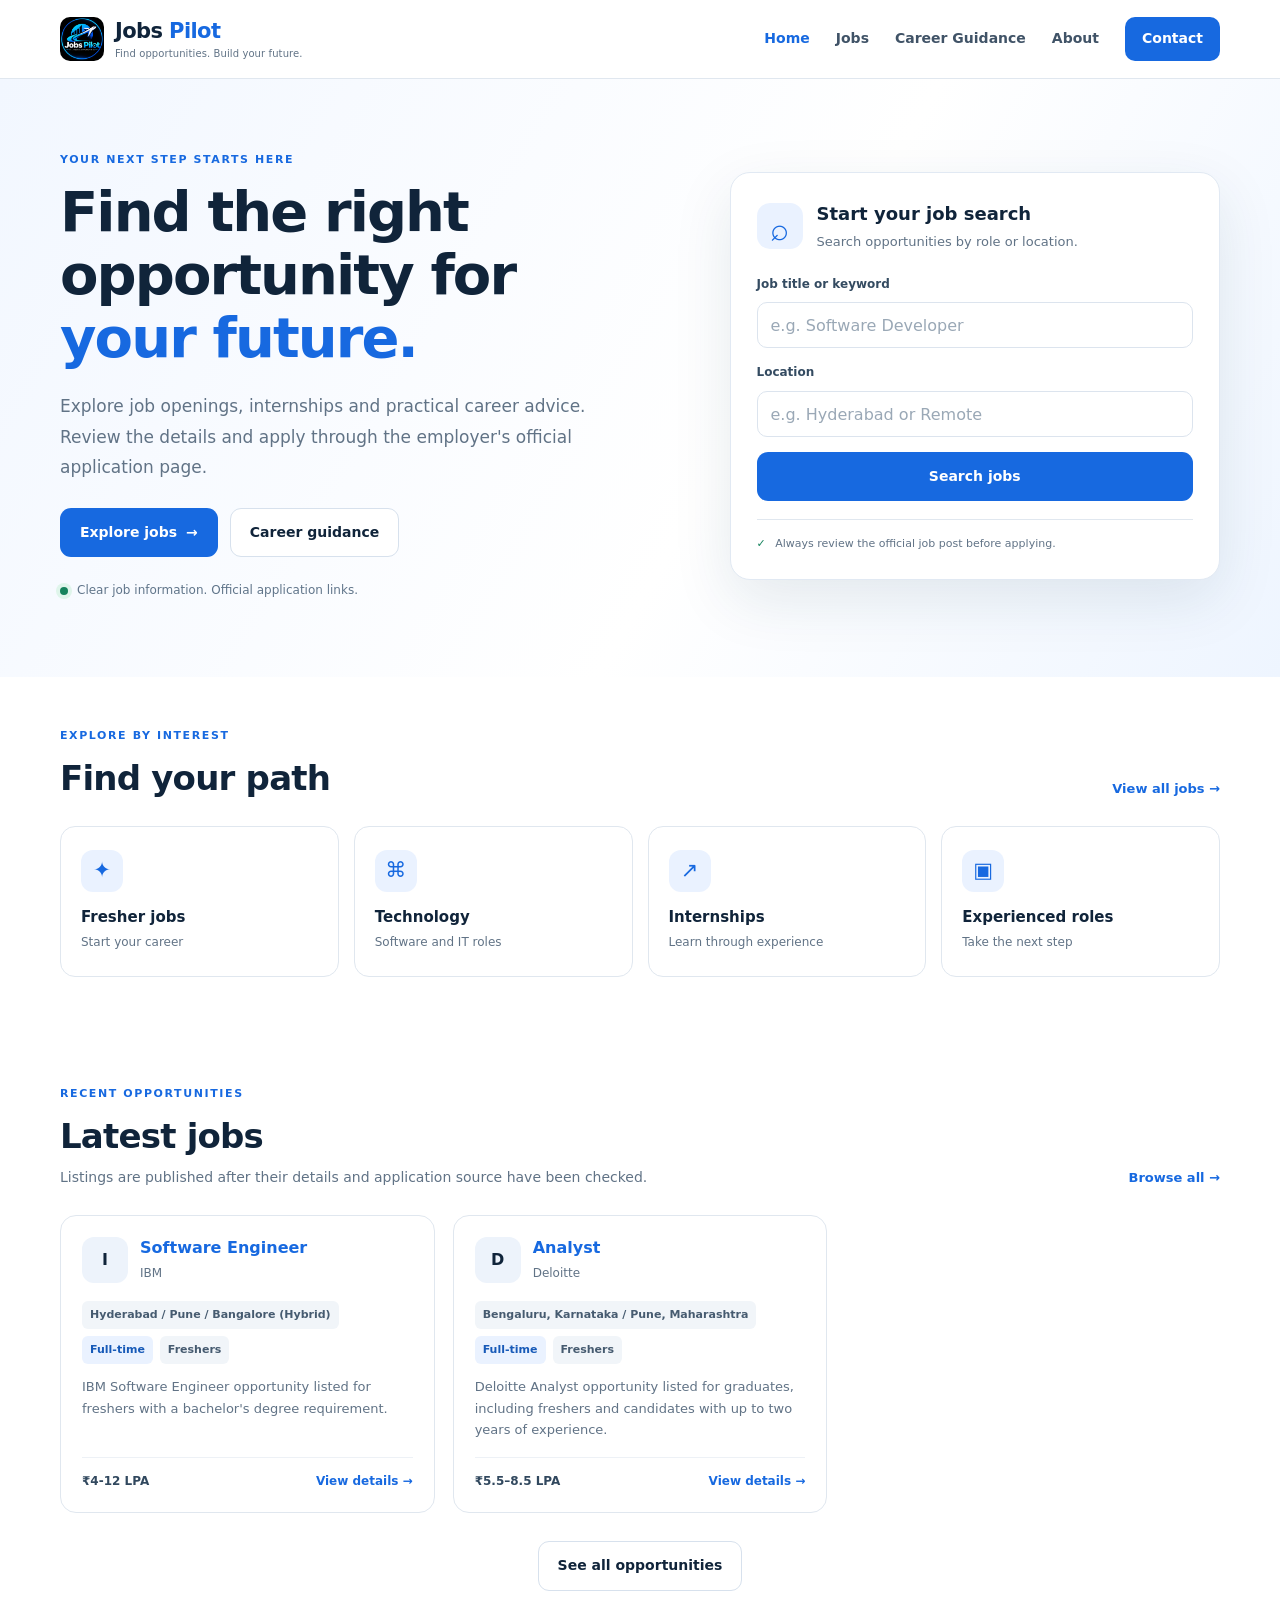
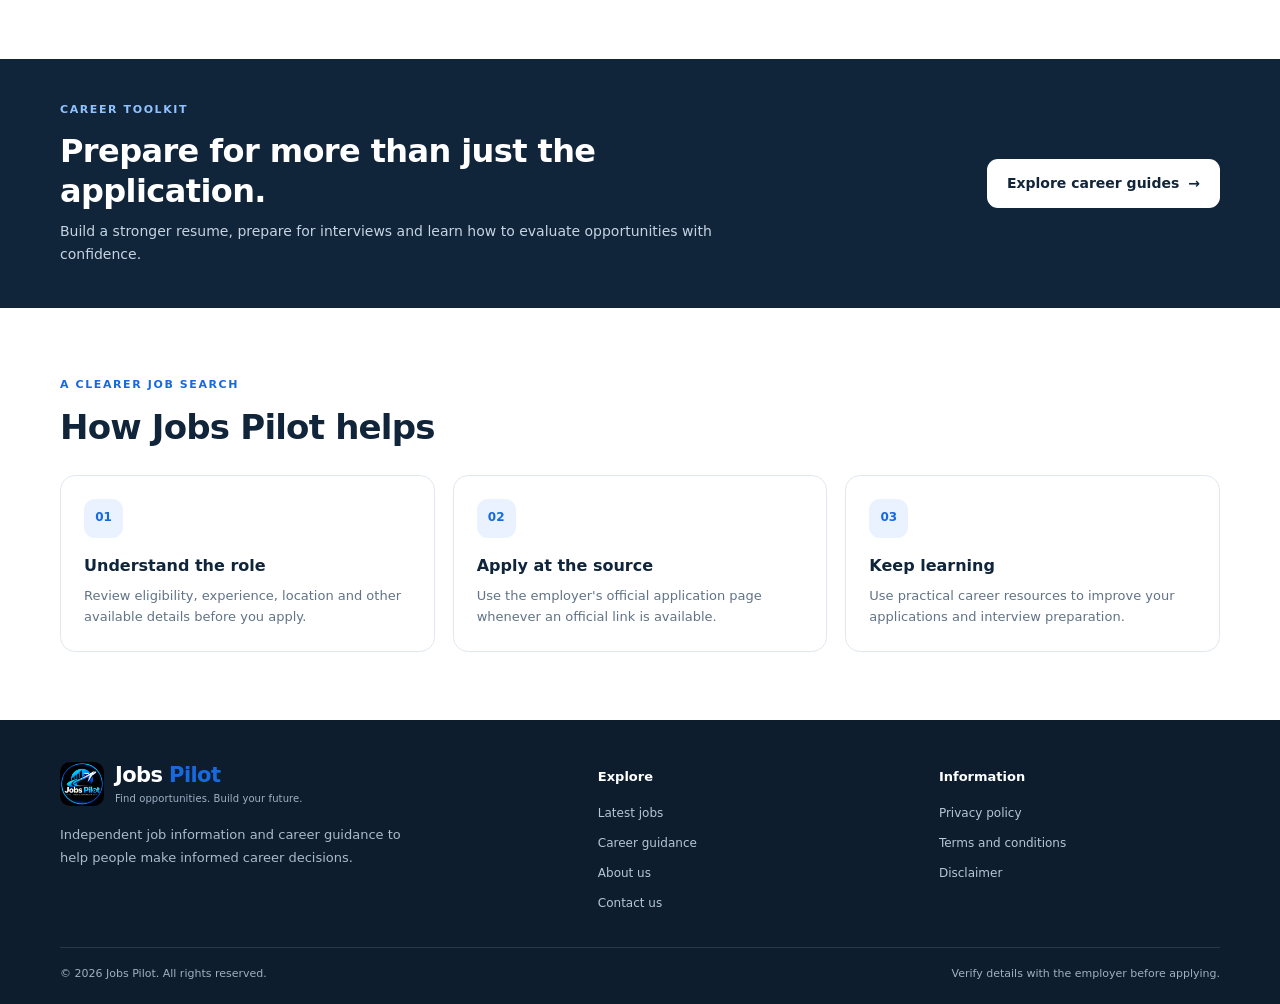
<file: Jobs_Pilot_Website/index.html>
<!doctype html>
<html lang="en">
  <head>
    <meta name="google-site-verification" content="dWW74ydG5fyghchk151Q4Guke9wJvs4MHNB6RfFTTpI" />
    <meta charset="utf-8" />
    <meta name="viewport" content="width=device-width, initial-scale=1" />
    <meta
      name="description"
      content="Explore job opportunities, internships and practical career guidance with Jobs Pilot. Check eligibility and apply through official employer links."
    />
    <meta name="theme-color" content="#10243a" />
    <title>Jobs Pilot | Jobs, Internships & Career Guidance</title>
    <link rel="canonical" href="https://jobs-pilot.vercel.app/" />
    <link rel="icon" href="./logo.jpeg" />
    <link rel="stylesheet" href="./style.css" />
    <script src="./jobs.js" defer></script>
    <script src="./script.js" defer></script>
  </head>
  <body>
    <a class="skip-link" href="#main">Skip to content</a>
    <header class="topbar">
      <div class="container header-inner">
        <a class="brand" href="./index.html" aria-label="Jobs Pilot home">
          <img
            class="brand-logo"
            src="./logo.jpeg"
            alt="Jobs Pilot logo"
            onerror="this.style.display = 'none'"
          />
          <span class="brand-name"
            >Jobs <span class="brand-accent">Pilot</span
            ><small>Find opportunities. Build your future.</small></span
          >
        </a>
        <button
          class="nav-toggle"
          type="button"
          aria-expanded="false"
          aria-controls="primary-nav"
        >
          Menu <span aria-hidden="true">☰</span>
        </button>
        <nav
          class="header-navigation"
          id="primary-nav"
          aria-label="Main navigation"
        >
          <a class="active" href="./index.html">Home</a>
          <a href="./jobs.html">Jobs</a>
          <a href="./career-guides.html">Career Guidance</a>
          <a href="./about.html">About</a>
          <a class="nav-contact" href="./contact.html">Contact</a>
        </nav>
      </div>
    </header>

    <main id="main">
      <section class="hero">
        <div class="container hero-grid">
          <div class="hero-copy">
            <p class="eyebrow">YOUR NEXT STEP STARTS HERE</p>
            <h1>
              Find the right opportunity for
              <span class="text-accent">your future.</span>
            </h1>
            <p class="hero-description">
              Explore job openings, internships and practical career advice.
              Review the details and apply through the employer's official
              application page.
            </p>
            <div class="hero-actions">
              <a class="button button-primary" href="./jobs.html"
                >Explore jobs <span aria-hidden="true">→</span></a
              >
              <a class="button button-secondary" href="./career-guides.html"
                >Career guidance</a
              >
            </div>
            <div class="trust-note">
              <span class="trust-dot"></span> Clear job information. Official
              application links.
            </div>
          </div>
          <div class="hero-panel" aria-label="Job search">
            <div class="panel-top">
              <span class="panel-icon" aria-hidden="true">⌕</span>
              <div>
                <strong>Start your job search</strong>
                <p>Search opportunities by role or location.</p>
              </div>
            </div>
            <form
              class="search-form"
              id="home-search"
              action="./jobs.html"
              method="get"
            >
              <label for="home-keyword">Job title or keyword</label>
              <input
                id="home-keyword"
                name="q"
                type="search"
                placeholder="e.g. Software Developer"
              />
              <label for="home-location">Location</label>
              <input
                id="home-location"
                name="location"
                type="search"
                placeholder="e.g. Hyderabad or Remote"
              />
              <button class="button button-primary button-full" type="submit">
                Search jobs
              </button>
            </form>
            <div class="panel-foot">
              <span aria-hidden="true">✓</span> Always review the official job
              post before applying.
            </div>
          </div>
        </div>
      </section>

      <section class="section section-tight">
        <div class="container">
          <div class="section-heading">
            <div>
              <p class="eyebrow">EXPLORE BY INTEREST</p>
              <h2>Find your path</h2>
            </div>
            <a class="text-link" href="./jobs.html"
              >View all jobs <span aria-hidden="true">→</span></a
            >
          </div>
          <div class="category-grid">
            <a class="category-card" href="./jobs.html?category=Freshers"
              ><span class="category-icon" aria-hidden="true">✦</span
              ><strong>Fresher jobs</strong><span>Start your career</span></a
            >
            <a class="category-card" href="./jobs.html?category=Technology"
              ><span class="category-icon" aria-hidden="true">⌘</span
              ><strong>Technology</strong><span>Software and IT roles</span></a
            >
            <a class="category-card" href="./jobs.html?category=Internship"
              ><span class="category-icon" aria-hidden="true">↗</span
              ><strong>Internships</strong
              ><span>Learn through experience</span></a
            >
            <a class="category-card" href="./jobs.html?category=Experienced"
              ><span class="category-icon" aria-hidden="true">▣</span
              ><strong>Experienced roles</strong
              ><span>Take the next step</span></a
            >
          </div>
        </div>
      </section>

      <section class="section">
        <div class="container">
          <div class="section-heading">
            <div>
              <p class="eyebrow">RECENT OPPORTUNITIES</p>
              <h2>Latest jobs</h2>
              <p class="section-intro">
                Listings are published after their details and application
                source have been checked.
              </p>
            </div>
            <a class="text-link" href="./jobs.html"
              >Browse all <span aria-hidden="true">→</span></a
            >
          </div>
          <div class="job-grid" id="featured-jobs" aria-live="polite">
            <div class="loading-card">Loading job listings…</div>
          </div>
          <div class="center-action">
            <a class="button button-secondary" href="./jobs.html"
              >See all opportunities</a
            >
          </div>
        </div>
      </section>

      <section class="guidance-band">
        <div class="container guidance-inner">
          <div>
            <p class="eyebrow">CAREER TOOLKIT</p>
            <h2>Prepare for more than just the application.</h2>
            <p>
              Build a stronger resume, prepare for interviews and learn how to
              evaluate opportunities with confidence.
            </p>
          </div>
          <a class="button button-light" href="./career-guides.html"
            >Explore career guides <span aria-hidden="true">→</span></a
          >
        </div>
      </section>
      <section class="section">
        <div class="container">
          <div class="section-heading">
            <div>
              <p class="eyebrow">A CLEARER JOB SEARCH</p>
              <h2>How Jobs Pilot helps</h2>
            </div>
          </div>
          <div class="benefit-grid">
            <article class="benefit-card">
              <span class="benefit-icon" aria-hidden="true">01</span>
              <h3>Understand the role</h3>
              <p>
                Review eligibility, experience, location and other available
                details before you apply.
              </p>
            </article>
            <article class="benefit-card">
              <span class="benefit-icon" aria-hidden="true">02</span>
              <h3>Apply at the source</h3>
              <p>
                Use the employer's official application page whenever an
                official link is available.
              </p>
            </article>
            <article class="benefit-card">
              <span class="benefit-icon" aria-hidden="true">03</span>
              <h3>Keep learning</h3>
              <p>
                Use practical career resources to improve your applications and
                interview preparation.
              </p>
            </article>
          </div>
        </div>
      </section>
    </main>
    <footer class="site-footer">
      <div class="container footer-main">
        <div class="footer-brand">
          <a class="brand brand-footer" href="./index.html"
            ><img
              class="brand-logo"
              src="./logo.jpeg"
              alt=""
              onerror="this.style.display = 'none'"
            /><span class="brand-name"
              >Jobs <span class="brand-accent">Pilot</span
              ><small>Find opportunities. Build your future.</small></span
            ></a
          >
          <p>
            Independent job information and career guidance to help people make
            informed career decisions.
          </p>
        </div>
        <div class="footer-column">
          <h2>Explore</h2>
          <a href="./jobs.html">Latest jobs</a
          ><a href="./career-guides.html">Career guidance</a
          ><a href="./about.html">About us</a
          ><a href="./contact.html">Contact us</a>
        </div>
        <div class="footer-column">
          <h2>Information</h2>
          <a href="./privacy-policy.html">Privacy policy</a
          ><a href="./terms.html">Terms and conditions</a
          ><a href="./disclaimer.html">Disclaimer</a>
        </div>
      </div>
      <div class="container footer-bottom">
        <span
          >© <span data-current-year>2026</span> Jobs Pilot. All rights
          reserved.</span
        ><span>Verify details with the employer before applying.</span>
      </div>
    </footer>
  </body>
</html>
</file>
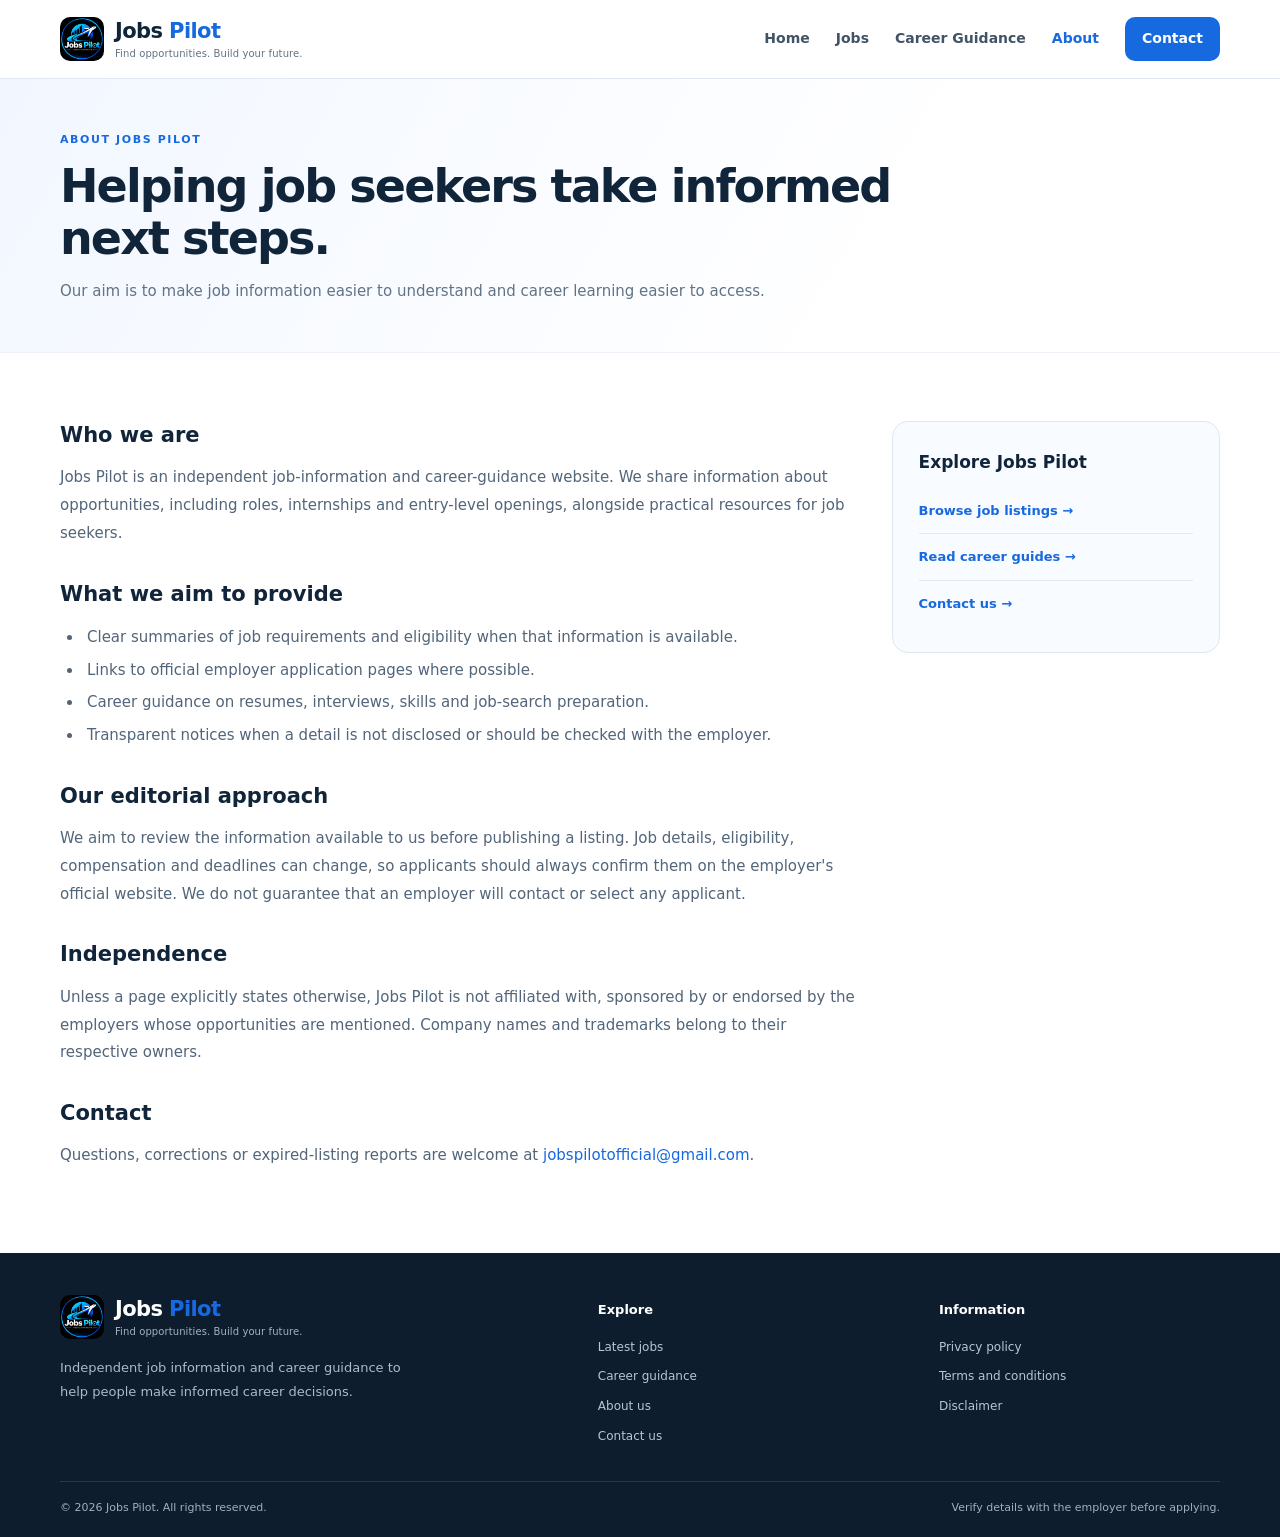
<file: Jobs_Pilot_Website/about.html>
<!doctype html>
<html lang="en">
  <head>
    <meta charset="utf-8" />
    <meta name="viewport" content="width=device-width, initial-scale=1" />
    <meta
      name="description"
      content="Learn about Jobs Pilot, an independent platform sharing job opportunities and practical career information."
    />
    <meta name="theme-color" content="#10243a" />
    <title>About Us | Jobs Pilot</title>
    <link rel="canonical" href="https://jobs-pilot.vercel.app/about.html" />
    <link rel="icon" href="./logo.jpeg" />
    <link rel="stylesheet" href="./style.css" />
    <link rel="stylesheet" href="./pages.css" />
    <script src="./jobs.js" defer></script>
    <script src="./script.js" defer></script>
  </head>
  <body>
    <a class="skip-link" href="#main">Skip to content</a>
    <header class="topbar">
      <div class="container header-inner">
        <a class="brand" href="./index.html" aria-label="Jobs Pilot home">
          <img
            class="brand-logo"
            src="./logo.jpeg"
            alt="Jobs Pilot logo"
            onerror="this.style.display = 'none'"
          />
          <span class="brand-name"
            >Jobs <span class="brand-accent">Pilot</span
            ><small>Find opportunities. Build your future.</small></span
          >
        </a>
        <button
          class="nav-toggle"
          type="button"
          aria-expanded="false"
          aria-controls="primary-nav"
        >
          Menu <span aria-hidden="true">☰</span>
        </button>
        <nav
          class="header-navigation"
          id="primary-nav"
          aria-label="Main navigation"
        >
          <a href="./index.html">Home</a><a href="./jobs.html">Jobs</a
          ><a href="./career-guides.html">Career Guidance</a
          ><a href="./about.html">About</a
          ><a class="nav-contact" href="./contact.html">Contact</a>
        </nav>
      </div>
    </header>
    <main id="main">
      <section class="page-hero">
        <div class="container">
          <p class="eyebrow">ABOUT JOBS PILOT</p>
          <h1>Helping job seekers take informed next steps.</h1>
          <p>
            Our aim is to make job information easier to understand and career
            learning easier to access.
          </p>
        </div>
      </section>
      <section class="section">
        <div class="container prose-layout">
          <article class="prose">
            <h2>Who we are</h2>
            <p>
              Jobs Pilot is an independent job-information and career-guidance
              website. We share information about opportunities, including
              roles, internships and entry-level openings, alongside practical
              resources for job seekers.
            </p>
            <h2>What we aim to provide</h2>
            <ul>
              <li>
                Clear summaries of job requirements and eligibility when that
                information is available.
              </li>
              <li>
                Links to official employer application pages where possible.
              </li>
              <li>
                Career guidance on resumes, interviews, skills and job-search
                preparation.
              </li>
              <li>
                Transparent notices when a detail is not disclosed or should be
                checked with the employer.
              </li>
            </ul>
            <h2>Our editorial approach</h2>
            <p>
              We aim to review the information available to us before publishing
              a listing. Job details, eligibility, compensation and deadlines
              can change, so applicants should always confirm them on the
              employer's official website. We do not guarantee that an employer
              will contact or select any applicant.
            </p>
            <h2>Independence</h2>
            <p>
              Unless a page explicitly states otherwise, Jobs Pilot is not
              affiliated with, sponsored by or endorsed by the employers whose
              opportunities are mentioned. Company names and trademarks belong
              to their respective owners.
            </p>
            <h2>Contact</h2>
            <p>
              Questions, corrections or expired-listing reports are welcome at
              <a href="mailto:jobspilotofficial@gmail.com"
                >jobspilotofficial@gmail.com</a
              >.
            </p>
          </article>
          <aside class="sidebar-card">
            <h2>Explore Jobs Pilot</h2>
            <a class="sidebar-link" href="./jobs.html">Browse job listings →</a
            ><a class="sidebar-link" href="./career-guides.html"
              >Read career guides →</a
            ><a class="sidebar-link" href="./contact.html">Contact us →</a>
          </aside>
        </div>
      </section>
    </main>
    <footer class="site-footer">
      <div class="container footer-main">
        <div class="footer-brand">
          <a class="brand brand-footer" href="./index.html"
            ><img
              class="brand-logo"
              src="./logo.jpeg"
              alt=""
              onerror="this.style.display = 'none'"
            /><span class="brand-name"
              >Jobs <span class="brand-accent">Pilot</span
              ><small>Find opportunities. Build your future.</small></span
            ></a
          >
          <p>
            Independent job information and career guidance to help people make
            informed career decisions.
          </p>
        </div>
        <div class="footer-column">
          <h2>Explore</h2>
          <a href="./jobs.html">Latest jobs</a
          ><a href="./career-guides.html">Career guidance</a
          ><a href="./about.html">About us</a
          ><a href="./contact.html">Contact us</a>
        </div>
        <div class="footer-column">
          <h2>Information</h2>
          <a href="./privacy-policy.html">Privacy policy</a
          ><a href="./terms.html">Terms and conditions</a
          ><a href="./disclaimer.html">Disclaimer</a>
        </div>
      </div>
      <div class="container footer-bottom">
        <span
          >© <span data-current-year>2026</span> Jobs Pilot. All rights
          reserved.</span
        ><span>Verify details with the employer before applying.</span>
      </div>
    </footer>
  </body>
</html>
</file>
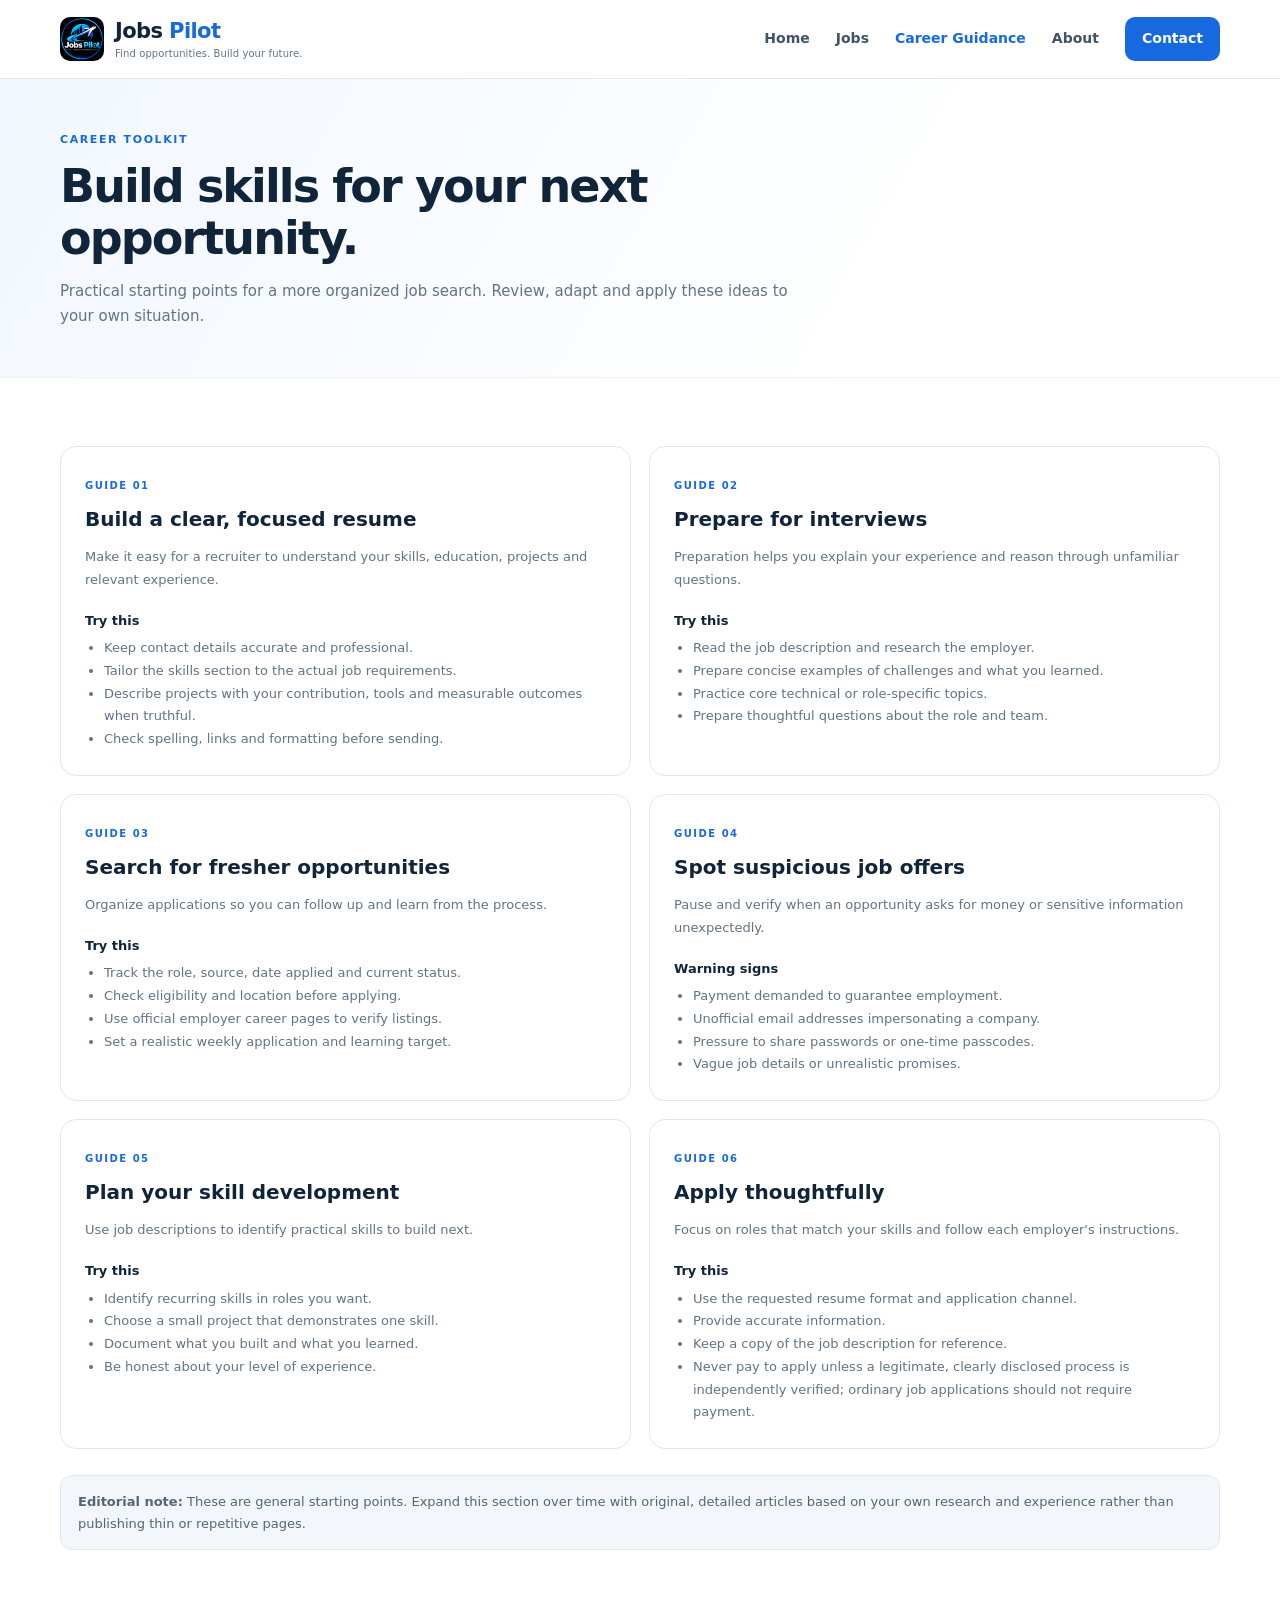
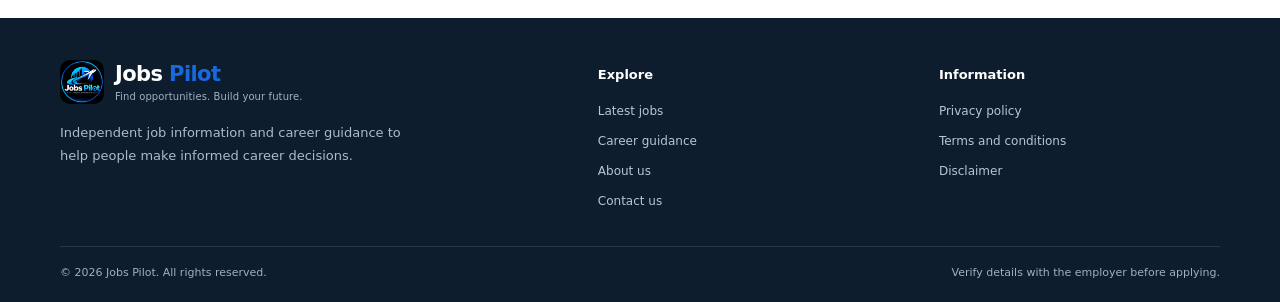
<file: Jobs_Pilot_Website/career-guides.html>
<!doctype html>
<html lang="en">
  <head>
    <meta charset="utf-8" />
    <meta name="viewport" content="width=device-width, initial-scale=1" />
    <meta
      name="description"
      content="Practical career guidance for resumes, interviews, job searches and early-career skill development."
    />
    <meta name="theme-color" content="#10243a" />
    <title>Career Guidance | Jobs Pilot</title>
    <link
      rel="canonical"
      href="https://jobs-pilot.vercel.app/career-guides.html"
    />
    <link rel="icon" href="./logo.jpeg" />
    <link rel="stylesheet" href="./style.css" />
    <link rel="stylesheet" href="./pages.css" />
    <script src="./jobs.js" defer></script>
    <script src="./script.js" defer></script>
  </head>
  <body>
    <a class="skip-link" href="#main">Skip to content</a>
    <header class="topbar">
      <div class="container header-inner">
        <a class="brand" href="./index.html" aria-label="Jobs Pilot home">
          <img
            class="brand-logo"
            src="./logo.jpeg"
            alt="Jobs Pilot logo"
            onerror="this.style.display = 'none'"
          />
          <span class="brand-name"
            >Jobs <span class="brand-accent">Pilot</span
            ><small>Find opportunities. Build your future.</small></span
          >
        </a>
        <button
          class="nav-toggle"
          type="button"
          aria-expanded="false"
          aria-controls="primary-nav"
        >
          Menu <span aria-hidden="true">☰</span>
        </button>
        <nav
          class="header-navigation"
          id="primary-nav"
          aria-label="Main navigation"
        >
          <a href="./index.html">Home</a><a href="./jobs.html">Jobs</a
          ><a href="./career-guides.html">Career Guidance</a
          ><a href="./about.html">About</a
          ><a class="nav-contact" href="./contact.html">Contact</a>
        </nav>
      </div>
    </header>
    <main id="main">
      <section class="page-hero">
        <div class="container">
          <p class="eyebrow">CAREER TOOLKIT</p>
          <h1>Build skills for your next opportunity.</h1>
          <p>
            Practical starting points for a more organized job search. Review,
            adapt and apply these ideas to your own situation.
          </p>
        </div>
      </section>
      <section class="section">
        <div class="container">
          <div class="guide-grid">
            <article class="guide-card">
              <span class="guide-number">GUIDE 01</span>
              <h2>Build a clear, focused resume</h2>
              <p>
                Make it easy for a recruiter to understand your skills,
                education, projects and relevant experience.
              </p>
              <h3>Try this</h3>
              <ul>
                <li>Keep contact details accurate and professional.</li>
                <li>
                  Tailor the skills section to the actual job requirements.
                </li>
                <li>
                  Describe projects with your contribution, tools and measurable
                  outcomes when truthful.
                </li>
                <li>Check spelling, links and formatting before sending.</li>
              </ul>
            </article>
            <article class="guide-card">
              <span class="guide-number">GUIDE 02</span>
              <h2>Prepare for interviews</h2>
              <p>
                Preparation helps you explain your experience and reason through
                unfamiliar questions.
              </p>
              <h3>Try this</h3>
              <ul>
                <li>Read the job description and research the employer.</li>
                <li>
                  Prepare concise examples of challenges and what you learned.
                </li>
                <li>Practice core technical or role-specific topics.</li>
                <li>Prepare thoughtful questions about the role and team.</li>
              </ul>
            </article>
            <article class="guide-card">
              <span class="guide-number">GUIDE 03</span>
              <h2>Search for fresher opportunities</h2>
              <p>
                Organize applications so you can follow up and learn from the
                process.
              </p>
              <h3>Try this</h3>
              <ul>
                <li>
                  Track the role, source, date applied and current status.
                </li>
                <li>Check eligibility and location before applying.</li>
                <li>Use official employer career pages to verify listings.</li>
                <li>Set a realistic weekly application and learning target.</li>
              </ul>
            </article>
            <article class="guide-card">
              <span class="guide-number">GUIDE 04</span>
              <h2>Spot suspicious job offers</h2>
              <p>
                Pause and verify when an opportunity asks for money or sensitive
                information unexpectedly.
              </p>
              <h3>Warning signs</h3>
              <ul>
                <li>Payment demanded to guarantee employment.</li>
                <li>Unofficial email addresses impersonating a company.</li>
                <li>Pressure to share passwords or one-time passcodes.</li>
                <li>Vague job details or unrealistic promises.</li>
              </ul>
            </article>
            <article class="guide-card">
              <span class="guide-number">GUIDE 05</span>
              <h2>Plan your skill development</h2>
              <p>
                Use job descriptions to identify practical skills to build next.
              </p>
              <h3>Try this</h3>
              <ul>
                <li>Identify recurring skills in roles you want.</li>
                <li>Choose a small project that demonstrates one skill.</li>
                <li>Document what you built and what you learned.</li>
                <li>Be honest about your level of experience.</li>
              </ul>
            </article>
            <article class="guide-card">
              <span class="guide-number">GUIDE 06</span>
              <h2>Apply thoughtfully</h2>
              <p>
                Focus on roles that match your skills and follow each employer's
                instructions.
              </p>
              <h3>Try this</h3>
              <ul>
                <li>
                  Use the requested resume format and application channel.
                </li>
                <li>Provide accurate information.</li>
                <li>Keep a copy of the job description for reference.</li>
                <li>
                  Never pay to apply unless a legitimate, clearly disclosed
                  process is independently verified; ordinary job applications
                  should not require payment.
                </li>
              </ul>
            </article>
          </div>
          <div class="notice notice-neutral">
            <strong>Editorial note:</strong> These are general starting points.
            Expand this section over time with original, detailed articles based
            on your own research and experience rather than publishing thin or
            repetitive pages.
          </div>
        </div>
      </section>
    </main>
    <footer class="site-footer">
      <div class="container footer-main">
        <div class="footer-brand">
          <a class="brand brand-footer" href="./index.html"
            ><img
              class="brand-logo"
              src="./logo.jpeg"
              alt=""
              onerror="this.style.display = 'none'"
            /><span class="brand-name"
              >Jobs <span class="brand-accent">Pilot</span
              ><small>Find opportunities. Build your future.</small></span
            ></a
          >
          <p>
            Independent job information and career guidance to help people make
            informed career decisions.
          </p>
        </div>
        <div class="footer-column">
          <h2>Explore</h2>
          <a href="./jobs.html">Latest jobs</a
          ><a href="./career-guides.html">Career guidance</a
          ><a href="./about.html">About us</a
          ><a href="./contact.html">Contact us</a>
        </div>
        <div class="footer-column">
          <h2>Information</h2>
          <a href="./privacy-policy.html">Privacy policy</a
          ><a href="./terms.html">Terms and conditions</a
          ><a href="./disclaimer.html">Disclaimer</a>
        </div>
      </div>
      <div class="container footer-bottom">
        <span
          >© <span data-current-year>2026</span> Jobs Pilot. All rights
          reserved.</span
        ><span>Verify details with the employer before applying.</span>
      </div>
    </footer>
  </body>
</html>
</file>
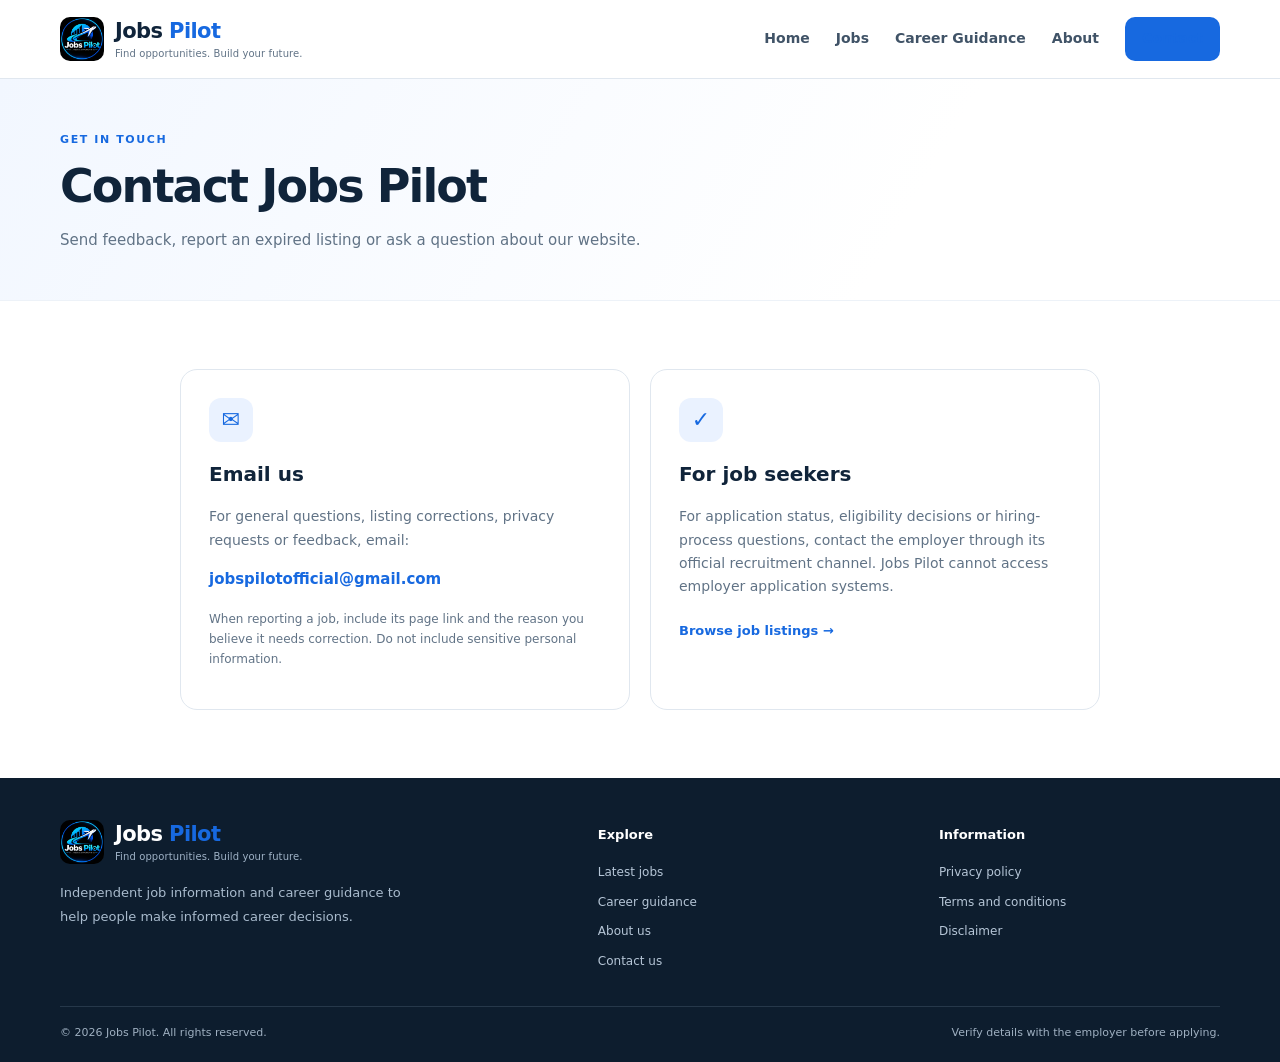
<file: Jobs_Pilot_Website/contact.html>
<!doctype html>
<html lang="en">
  <head>
    <meta charset="utf-8" />
    <meta name="viewport" content="width=device-width, initial-scale=1" />
    <meta
      name="description"
      content="Contact Jobs Pilot about job listings, corrections, privacy questions or career content."
    />
    <meta name="theme-color" content="#10243a" />
    <title>Contact Us | Jobs Pilot</title>
    <link rel="canonical" href="https://jobs-pilot.vercel.app/contact.html" />
    <link rel="icon" href="./logo.jpeg" />
    <link rel="stylesheet" href="./style.css" />
    <link rel="stylesheet" href="./pages.css" />
    <script src="./jobs.js" defer></script>
    <script src="./script.js" defer></script>
  </head>
  <body>
    <a class="skip-link" href="#main">Skip to content</a>
    <header class="topbar">
      <div class="container header-inner">
        <a class="brand" href="./index.html" aria-label="Jobs Pilot home">
          <img
            class="brand-logo"
            src="./logo.jpeg"
            alt="Jobs Pilot logo"
            onerror="this.style.display = 'none'"
          />
          <span class="brand-name"
            >Jobs <span class="brand-accent">Pilot</span
            ><small>Find opportunities. Build your future.</small></span
          >
        </a>
        <button
          class="nav-toggle"
          type="button"
          aria-expanded="false"
          aria-controls="primary-nav"
        >
          Menu <span aria-hidden="true">☰</span>
        </button>
        <nav
          class="header-navigation"
          id="primary-nav"
          aria-label="Main navigation"
        >
          <a href="./index.html">Home</a><a href="./jobs.html">Jobs</a
          ><a href="./career-guides.html">Career Guidance</a
          ><a href="./about.html">About</a
          ><a class="nav-contact" href="./contact.html">Contact</a>
        </nav>
      </div>
    </header>
    <main id="main">
      <section class="page-hero">
        <div class="container">
          <p class="eyebrow">GET IN TOUCH</p>
          <h1>Contact Jobs Pilot</h1>
          <p>
            Send feedback, report an expired listing or ask a question about our
            website.
          </p>
        </div>
      </section>
      <section class="section">
        <div class="container contact-layout">
          <div class="contact-card">
            <span class="contact-icon" aria-hidden="true">✉</span>
            <h2>Email us</h2>
            <p>
              For general questions, listing corrections, privacy requests or
              feedback, email:
            </p>
            <a class="contact-email" href="mailto:jobspilotofficial@gmail.com"
              >jobspilotofficial@gmail.com</a
            >
            <p class="small-note">
              When reporting a job, include its page link and the reason you
              believe it needs correction. Do not include sensitive personal
              information.
            </p>
          </div>
          <div class="contact-card">
            <span class="contact-icon" aria-hidden="true">✓</span>
            <h2>For job seekers</h2>
            <p>
              For application status, eligibility decisions or hiring-process
              questions, contact the employer through its official recruitment
              channel. Jobs Pilot cannot access employer application systems.
            </p>
            <a class="text-link" href="./jobs.html">Browse job listings →</a>
          </div>
        </div>
      </section>
    </main>
    <footer class="site-footer">
      <div class="container footer-main">
        <div class="footer-brand">
          <a class="brand brand-footer" href="./index.html"
            ><img
              class="brand-logo"
              src="./logo.jpeg"
              alt=""
              onerror="this.style.display = 'none'"
            /><span class="brand-name"
              >Jobs <span class="brand-accent">Pilot</span
              ><small>Find opportunities. Build your future.</small></span
            ></a
          >
          <p>
            Independent job information and career guidance to help people make
            informed career decisions.
          </p>
        </div>
        <div class="footer-column">
          <h2>Explore</h2>
          <a href="./jobs.html">Latest jobs</a
          ><a href="./career-guides.html">Career guidance</a
          ><a href="./about.html">About us</a
          ><a href="./contact.html">Contact us</a>
        </div>
        <div class="footer-column">
          <h2>Information</h2>
          <a href="./privacy-policy.html">Privacy policy</a
          ><a href="./terms.html">Terms and conditions</a
          ><a href="./disclaimer.html">Disclaimer</a>
        </div>
      </div>
      <div class="container footer-bottom">
        <span
          >© <span data-current-year>2026</span> Jobs Pilot. All rights
          reserved.</span
        ><span>Verify details with the employer before applying.</span>
      </div>
    </footer>
  </body>
</html>
</file>
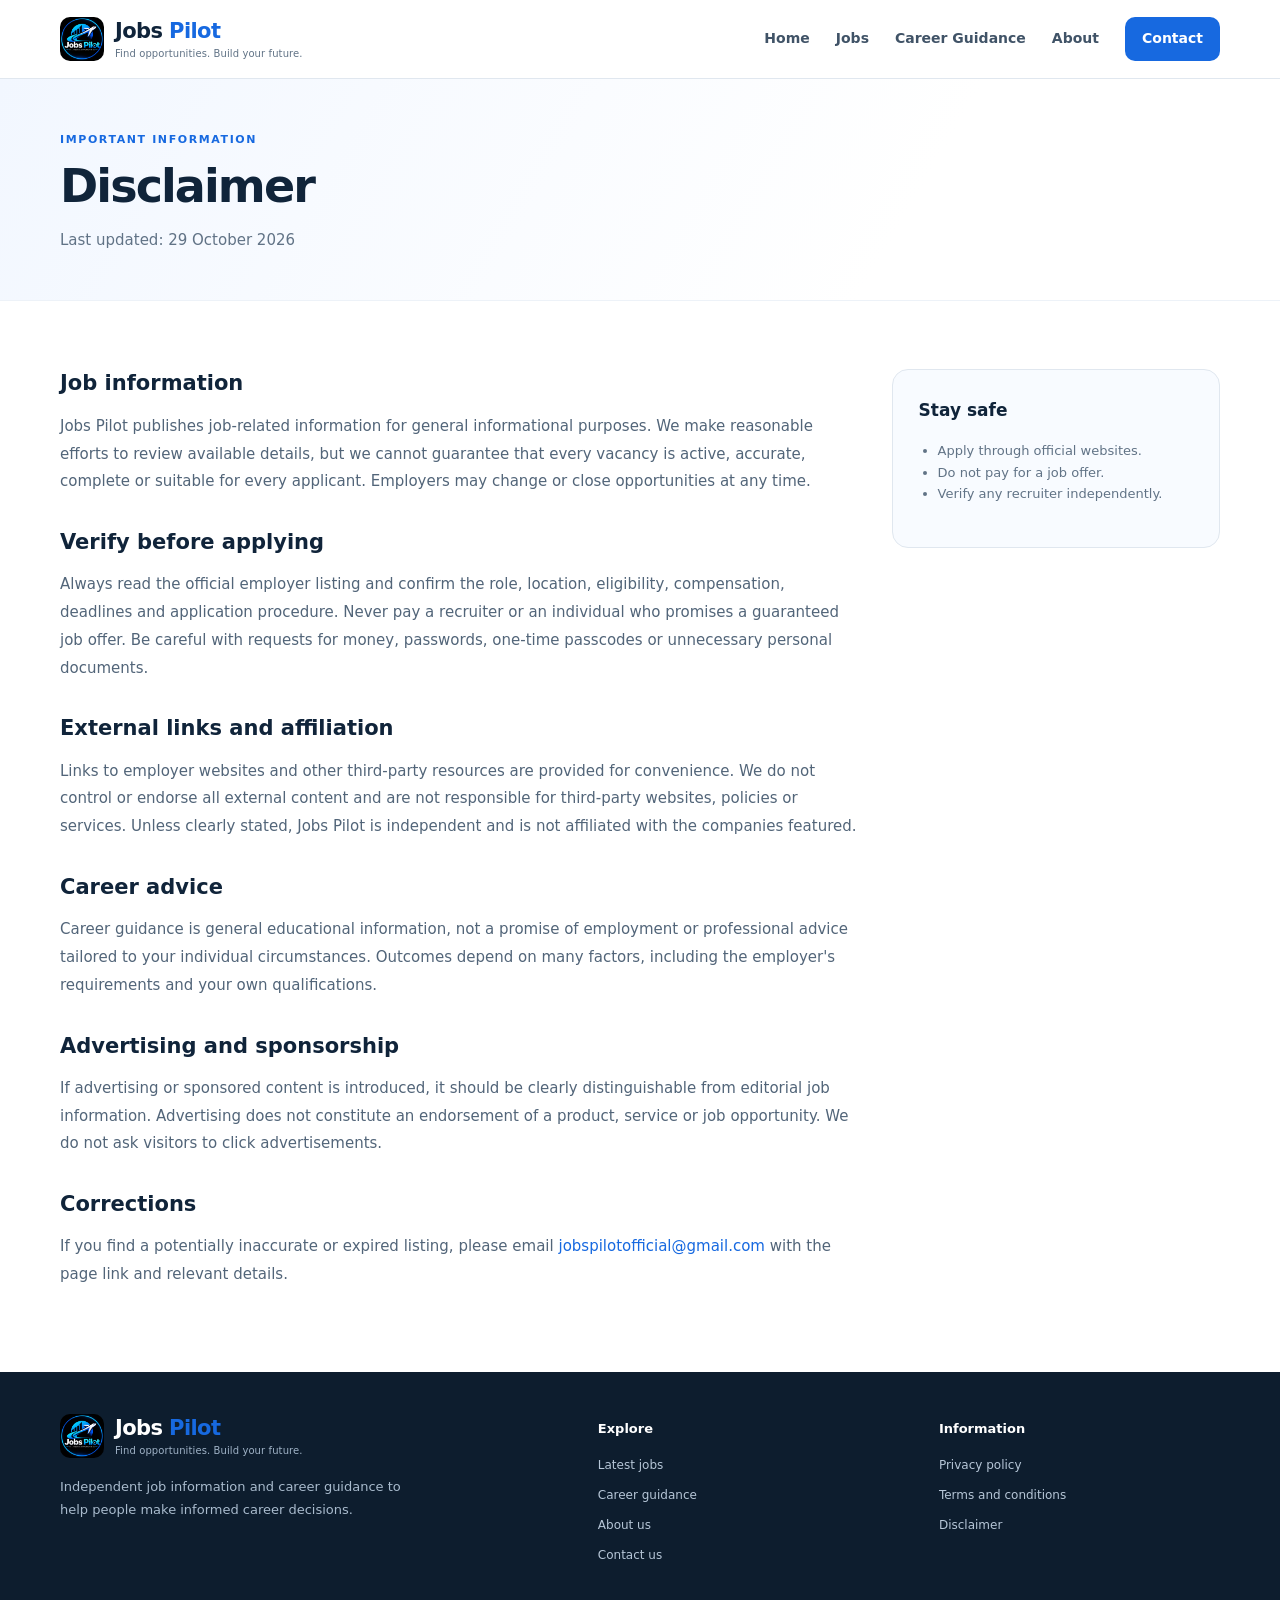
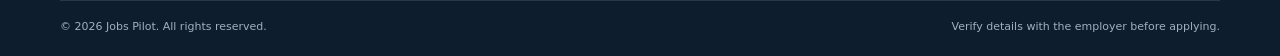
<file: Jobs_Pilot_Website/disclaimer.html>
<!doctype html>
<html lang="en">
  <head>
    <meta charset="utf-8" />
    <meta name="viewport" content="width=device-width, initial-scale=1" />
    <meta
      name="description"
      content="Important information about job listings, third-party links and career guidance on Jobs Pilot."
    />
    <meta name="theme-color" content="#10243a" />
    <title>Disclaimer | Jobs Pilot</title>
    <link
      rel="canonical"
      href="https://jobs-pilot.vercel.app/disclaimer.html"
    />
    <link rel="icon" href="./logo.jpeg" />
    <link rel="stylesheet" href="./style.css" />
    <link rel="stylesheet" href="./pages.css" />
    <script src="./jobs.js" defer></script>
    <script src="./script.js" defer></script>
  </head>
  <body>
    <a class="skip-link" href="#main">Skip to content</a>
    <header class="topbar">
      <div class="container header-inner">
        <a class="brand" href="./index.html" aria-label="Jobs Pilot home">
          <img
            class="brand-logo"
            src="./logo.jpeg"
            alt="Jobs Pilot logo"
            onerror="this.style.display = 'none'"
          />
          <span class="brand-name"
            >Jobs <span class="brand-accent">Pilot</span
            ><small>Find opportunities. Build your future.</small></span
          >
        </a>
        <button
          class="nav-toggle"
          type="button"
          aria-expanded="false"
          aria-controls="primary-nav"
        >
          Menu <span aria-hidden="true">☰</span>
        </button>
        <nav
          class="header-navigation"
          id="primary-nav"
          aria-label="Main navigation"
        >
          <a href="./index.html">Home</a><a href="./jobs.html">Jobs</a
          ><a href="./career-guides.html">Career Guidance</a
          ><a href="./about.html">About</a
          ><a class="nav-contact" href="./contact.html">Contact</a>
        </nav>
      </div>
    </header>
    <main id="main">
      <section class="page-hero">
        <div class="container">
          <p class="eyebrow">IMPORTANT INFORMATION</p>
          <h1>Disclaimer</h1>
          <p>Last updated: 29 October 2026</p>
        </div>
      </section>
      <section class="section">
        <div class="container prose-layout">
          <article class="prose">
            <h2>Job information</h2>
            <p>
              Jobs Pilot publishes job-related information for general
              informational purposes. We make reasonable efforts to review
              available details, but we cannot guarantee that every vacancy is
              active, accurate, complete or suitable for every applicant.
              Employers may change or close opportunities at any time.
            </p>
            <h2>Verify before applying</h2>
            <p>
              Always read the official employer listing and confirm the role,
              location, eligibility, compensation, deadlines and application
              procedure. Never pay a recruiter or an individual who promises a
              guaranteed job offer. Be careful with requests for money,
              passwords, one-time passcodes or unnecessary personal documents.
            </p>
            <h2>External links and affiliation</h2>
            <p>
              Links to employer websites and other third-party resources are
              provided for convenience. We do not control or endorse all
              external content and are not responsible for third-party websites,
              policies or services. Unless clearly stated, Jobs Pilot is
              independent and is not affiliated with the companies featured.
            </p>
            <h2>Career advice</h2>
            <p>
              Career guidance is general educational information, not a promise
              of employment or professional advice tailored to your individual
              circumstances. Outcomes depend on many factors, including the
              employer's requirements and your own qualifications.
            </p>
            <h2>Advertising and sponsorship</h2>
            <p>
              If advertising or sponsored content is introduced, it should be
              clearly distinguishable from editorial job information.
              Advertising does not constitute an endorsement of a product,
              service or job opportunity. We do not ask visitors to click
              advertisements.
            </p>
            <h2>Corrections</h2>
            <p>
              If you find a potentially inaccurate or expired listing, please
              email
              <a href="mailto:jobspilotofficial@gmail.com"
                >jobspilotofficial@gmail.com</a
              >
              with the page link and relevant details.
            </p>
          </article>
          <aside class="sidebar-card">
            <h2>Stay safe</h2>
            <ul>
              <li>Apply through official websites.</li>
              <li>Do not pay for a job offer.</li>
              <li>Verify any recruiter independently.</li>
            </ul>
          </aside>
        </div>
      </section>
    </main>
    <footer class="site-footer">
      <div class="container footer-main">
        <div class="footer-brand">
          <a class="brand brand-footer" href="./index.html"
            ><img
              class="brand-logo"
              src="./logo.jpeg"
              alt=""
              onerror="this.style.display = 'none'"
            /><span class="brand-name"
              >Jobs <span class="brand-accent">Pilot</span
              ><small>Find opportunities. Build your future.</small></span
            ></a
          >
          <p>
            Independent job information and career guidance to help people make
            informed career decisions.
          </p>
        </div>
        <div class="footer-column">
          <h2>Explore</h2>
          <a href="./jobs.html">Latest jobs</a
          ><a href="./career-guides.html">Career guidance</a
          ><a href="./about.html">About us</a
          ><a href="./contact.html">Contact us</a>
        </div>
        <div class="footer-column">
          <h2>Information</h2>
          <a href="./privacy-policy.html">Privacy policy</a
          ><a href="./terms.html">Terms and conditions</a
          ><a href="./disclaimer.html">Disclaimer</a>
        </div>
      </div>
      <div class="container footer-bottom">
        <span
          >© <span data-current-year>2026</span> Jobs Pilot. All rights
          reserved.</span
        ><span>Verify details with the employer before applying.</span>
      </div>
    </footer>
  </body>
</html>
</file>
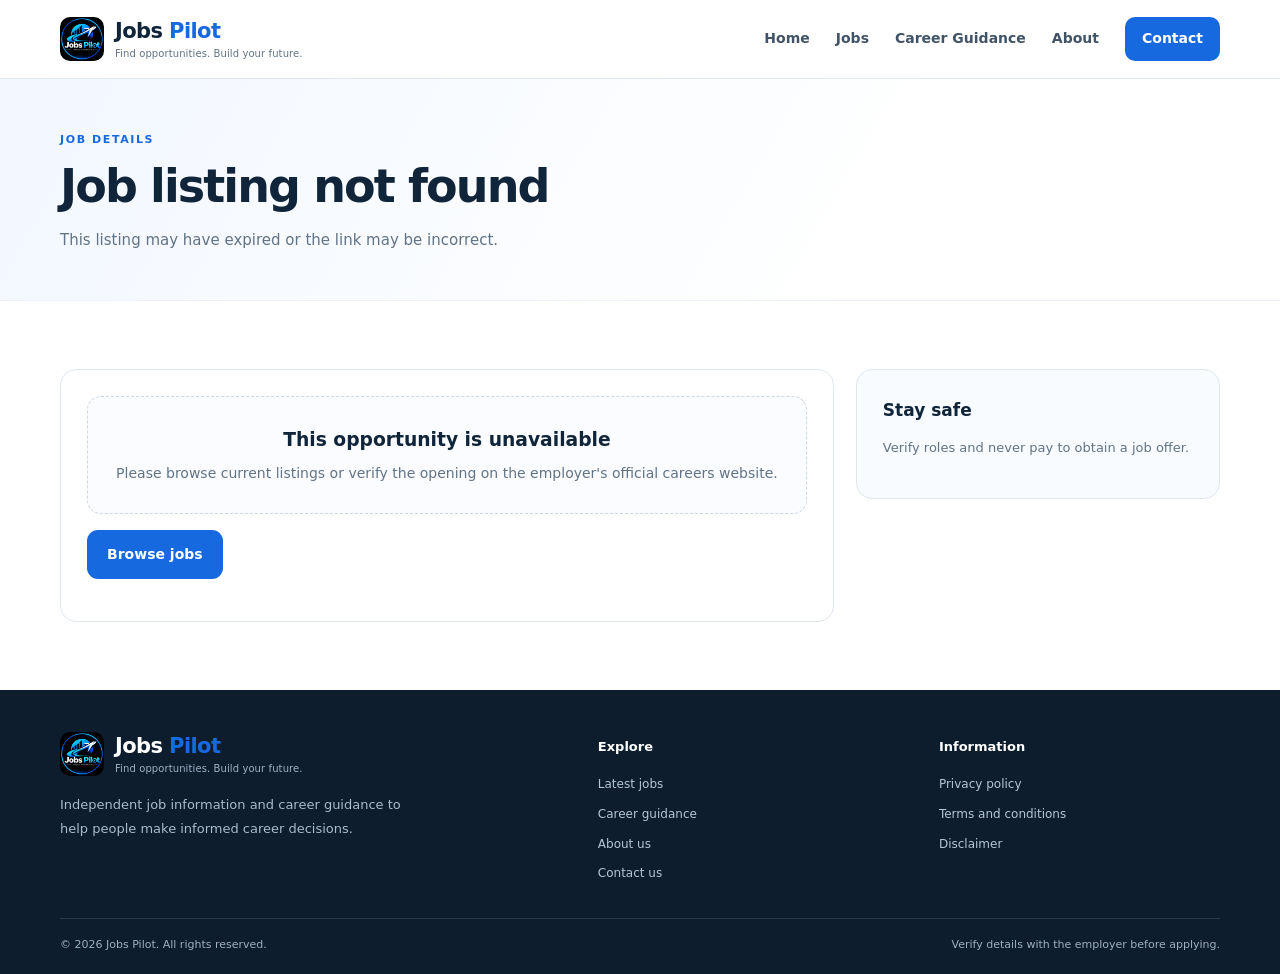
<file: Jobs_Pilot_Website/job.html>
<!doctype html>
<html lang="en">
  <head>
    <meta charset="utf-8" />
    <meta name="viewport" content="width=device-width, initial-scale=1" />
    <meta
      name="description"
      content="Review job details, eligibility and the official application source for an opportunity listed on Jobs Pilot."
    />
    <meta name="theme-color" content="#10243a" />
    <title>Job Details | Jobs Pilot</title>
    <link rel="canonical" href="https://jobs-pilot.vercel.app/job.html" />
    <link rel="icon" href="./logo.jpeg" />
    <link rel="stylesheet" href="./style.css" />
    <link rel="stylesheet" href="./pages.css" />
    <meta name="robots" content="index,follow" />
    <script src="./jobs.js" defer></script>
    <script src="./script.js" defer></script>
  </head>
  <body>
    <a class="skip-link" href="#main">Skip to content</a>
    <header class="topbar">
      <div class="container header-inner">
        <a class="brand" href="./index.html" aria-label="Jobs Pilot home">
          <img
            class="brand-logo"
            src="./logo.jpeg"
            alt="Jobs Pilot logo"
            onerror="this.style.display = 'none'"
          />
          <span class="brand-name"
            >Jobs <span class="brand-accent">Pilot</span
            ><small>Find opportunities. Build your future.</small></span
          >
        </a>
        <button
          class="nav-toggle"
          type="button"
          aria-expanded="false"
          aria-controls="primary-nav"
        >
          Menu <span aria-hidden="true">☰</span>
        </button>
        <nav
          class="header-navigation"
          id="primary-nav"
          aria-label="Main navigation"
        >
          <a href="./index.html">Home</a><a href="./jobs.html">Jobs</a
          ><a href="./career-guides.html">Career Guidance</a
          ><a href="./about.html">About</a
          ><a class="nav-contact" href="./contact.html">Contact</a>
        </nav>
      </div>
    </header>
    <main id="main">
      <section class="page-hero">
        <div class="container">
          <p class="eyebrow">JOB DETAILS</p>
          <h1 id="detail-title">Job opportunity</h1>
          <p id="detail-subtitle">
            Review the role and application details below.
          </p>
        </div>
      </section>
      <section class="section">
        <div class="container detail-layout" id="job-detail" aria-live="polite">
          <article class="content-card"><p>Loading job details…</p></article>
          <aside class="sidebar-card">
            <h2>Before you apply</h2>
            <ul>
              <li>Confirm the opening on the employer's website.</li>
              <li>Review eligibility and the closing date.</li>
              <li>Never pay money to obtain a job offer.</li>
            </ul>
            <a href="./disclaimer.html">Read our disclaimer</a>
          </aside>
        </div>
      </section>
    </main>
    <footer class="site-footer">
      <div class="container footer-main">
        <div class="footer-brand">
          <a class="brand brand-footer" href="./index.html"
            ><img
              class="brand-logo"
              src="./logo.jpeg"
              alt=""
              onerror="this.style.display = 'none'"
            /><span class="brand-name"
              >Jobs <span class="brand-accent">Pilot</span
              ><small>Find opportunities. Build your future.</small></span
            ></a
          >
          <p>
            Independent job information and career guidance to help people make
            informed career decisions.
          </p>
        </div>
        <div class="footer-column">
          <h2>Explore</h2>
          <a href="./jobs.html">Latest jobs</a
          ><a href="./career-guides.html">Career guidance</a
          ><a href="./about.html">About us</a
          ><a href="./contact.html">Contact us</a>
        </div>
        <div class="footer-column">
          <h2>Information</h2>
          <a href="./privacy-policy.html">Privacy policy</a
          ><a href="./terms.html">Terms and conditions</a
          ><a href="./disclaimer.html">Disclaimer</a>
        </div>
      </div>
      <div class="container footer-bottom">
        <span
          >© <span data-current-year>2026</span> Jobs Pilot. All rights
          reserved.</span
        ><span>Verify details with the employer before applying.</span>
      </div>
    </footer>
  </body>
</html>
</file>
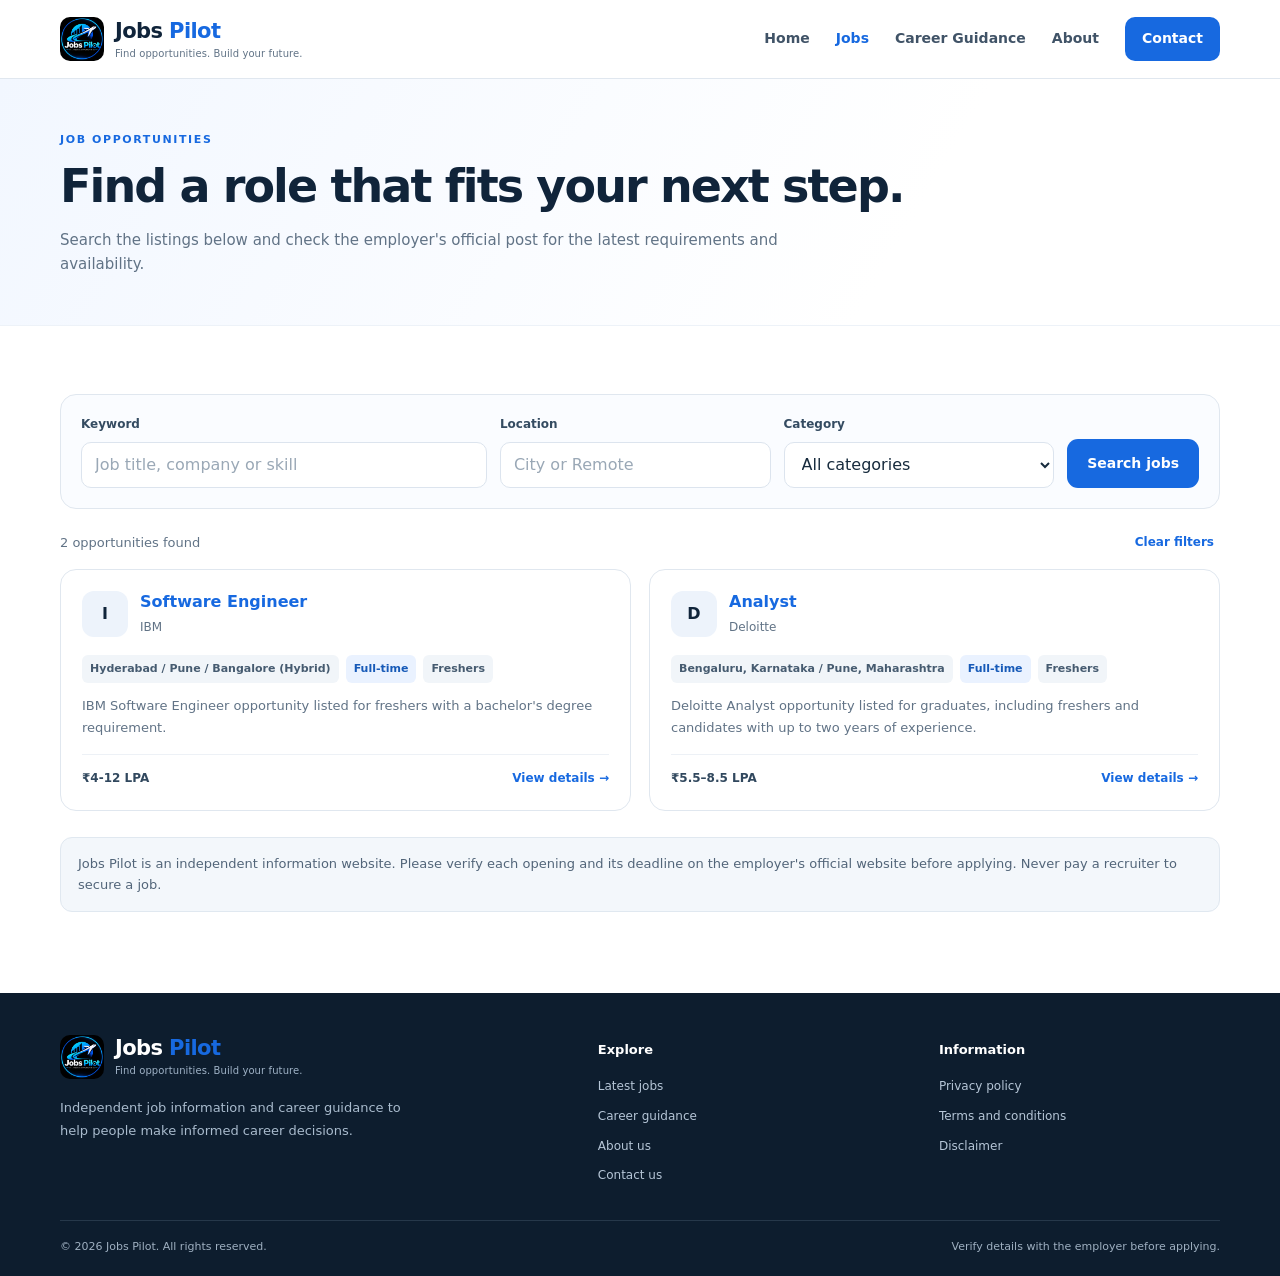
<file: Jobs_Pilot_Website/jobs.html>
<!doctype html>
<html lang="en">
  <head>
    <meta charset="utf-8" />
    <meta name="viewport" content="width=device-width, initial-scale=1" />
    <meta
      name="description"
      content="Browse job opportunities and internships on Jobs Pilot. Filter listings and follow official employer application links."
    />
    <meta name="theme-color" content="#10243a" />
    <title>Browse Jobs | Jobs Pilot</title>
    <link rel="canonical" href="https://jobs-pilot.vercel.app/jobs.html" />
    <link rel="icon" href="./logo.jpeg" />
    <link rel="stylesheet" href="./style.css" />
    <link rel="stylesheet" href="./pages.css" />
    <script src="./jobs.js" defer></script>
    <script src="./script.js" defer></script>
  </head>
  <body>
    <a class="skip-link" href="#main">Skip to content</a>
    <header class="topbar">
      <div class="container header-inner">
        <a class="brand" href="./index.html" aria-label="Jobs Pilot home">
          <img
            class="brand-logo"
            src="./logo.jpeg"
            alt="Jobs Pilot logo"
            onerror="this.style.display = 'none'"
          />
          <span class="brand-name"
            >Jobs <span class="brand-accent">Pilot</span
            ><small>Find opportunities. Build your future.</small></span
          >
        </a>
        <button
          class="nav-toggle"
          type="button"
          aria-expanded="false"
          aria-controls="primary-nav"
        >
          Menu <span aria-hidden="true">☰</span>
        </button>
        <nav
          class="header-navigation"
          id="primary-nav"
          aria-label="Main navigation"
        >
          <a href="./index.html">Home</a><a href="./jobs.html">Jobs</a
          ><a href="./career-guides.html">Career Guidance</a
          ><a href="./about.html">About</a
          ><a class="nav-contact" href="./contact.html">Contact</a>
        </nav>
      </div>
    </header>
    <main id="main">
      <section class="page-hero">
        <div class="container">
          <p class="eyebrow">JOB OPPORTUNITIES</p>
          <h1>Find a role that fits your next step.</h1>
          <p>
            Search the listings below and check the employer's official post for
            the latest requirements and availability.
          </p>
        </div>
      </section>
      <section class="section">
        <div class="container">
          <form class="filters-panel" id="job-filters">
            <div class="filter-field">
              <label for="job-query">Keyword</label
              ><input
                id="job-query"
                name="q"
                type="search"
                placeholder="Job title, company or skill"
              />
            </div>
            <div class="filter-field">
              <label for="job-location">Location</label
              ><input
                id="job-location"
                name="location"
                type="search"
                placeholder="City or Remote"
              />
            </div>
            <div class="filter-field">
              <label for="job-category">Category</label
              ><select id="job-category" name="category">
                <option value="">All categories</option>
                <option>Freshers</option>
                <option>Technology</option>
                <option>Internship</option>
                <option>Experienced</option>
                <option>Customer Support</option>
                <option>Data & Analytics</option>
              </select>
            </div>
            <button class="button button-primary filter-button" type="submit">
              Search jobs
            </button>
          </form>
          <div class="results-toolbar">
            <p id="job-result-count" aria-live="polite">Loading listings…</p>
            <button class="text-button" id="clear-filters" type="button">
              Clear filters
            </button>
          </div>
          <div class="job-grid job-grid-list" id="all-jobs" aria-live="polite">
            <div class="loading-card">Loading job listings…</div>
          </div>
          <p class="notice notice-neutral">
            Jobs Pilot is an independent information website. Please verify each
            opening and its deadline on the employer's official website before
            applying. Never pay a recruiter to secure a job.
          </p>
        </div>
      </section>
    </main>
    <footer class="site-footer">
      <div class="container footer-main">
        <div class="footer-brand">
          <a class="brand brand-footer" href="./index.html"
            ><img
              class="brand-logo"
              src="./logo.jpeg"
              alt=""
              onerror="this.style.display = 'none'"
            /><span class="brand-name"
              >Jobs <span class="brand-accent">Pilot</span
              ><small>Find opportunities. Build your future.</small></span
            ></a
          >
          <p>
            Independent job information and career guidance to help people make
            informed career decisions.
          </p>
        </div>
        <div class="footer-column">
          <h2>Explore</h2>
          <a href="./jobs.html">Latest jobs</a
          ><a href="./career-guides.html">Career guidance</a
          ><a href="./about.html">About us</a
          ><a href="./contact.html">Contact us</a>
        </div>
        <div class="footer-column">
          <h2>Information</h2>
          <a href="./privacy-policy.html">Privacy policy</a
          ><a href="./terms.html">Terms and conditions</a
          ><a href="./disclaimer.html">Disclaimer</a>
        </div>
      </div>
      <div class="container footer-bottom">
        <span
          >© <span data-current-year>2026</span> Jobs Pilot. All rights
          reserved.</span
        ><span>Verify details with the employer before applying.</span>
      </div>
    </footer>
  </body>
</html>
</file>
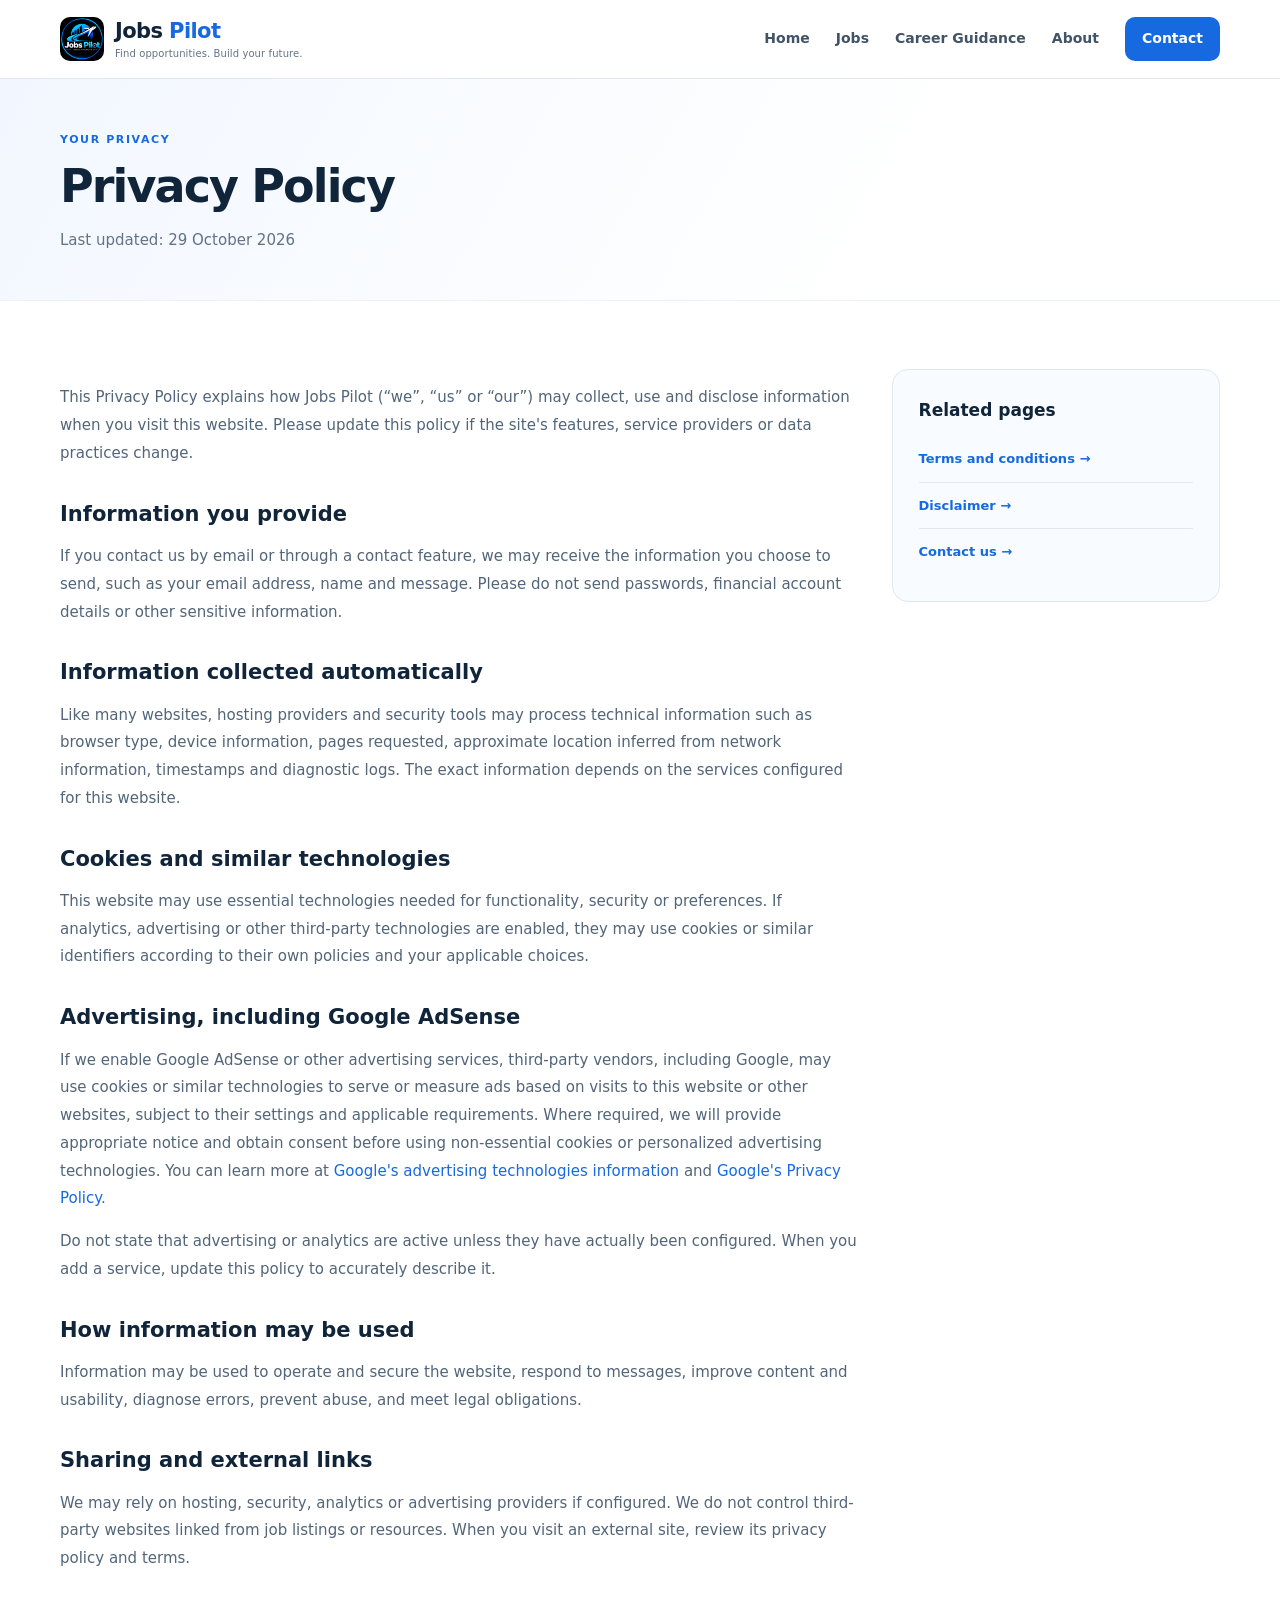
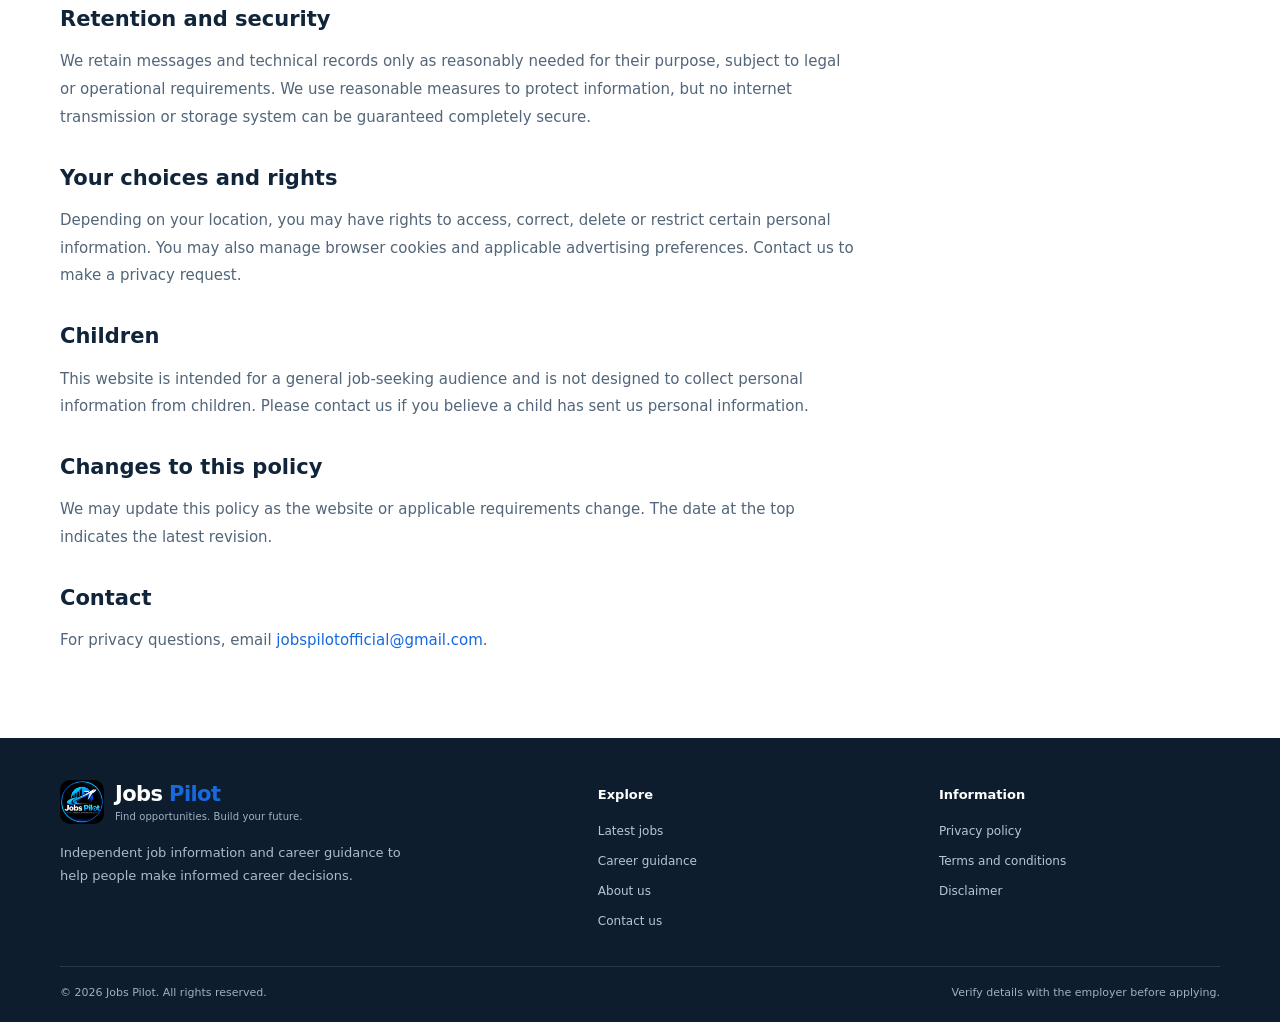
<file: Jobs_Pilot_Website/privacy-policy.html>
<!doctype html>
<html lang="en">
  <head>
    <meta charset="utf-8" />
    <meta name="viewport" content="width=device-width, initial-scale=1" />
    <meta
      name="description"
      content="Read how Jobs Pilot handles information, cookies, analytics and advertising technologies."
    />
    <meta name="theme-color" content="#10243a" />
    <title>Privacy Policy | Jobs Pilot</title>
    <link
      rel="canonical"
      href="https://jobs-pilot.vercel.app/privacy-policy.html"
    />
    <link rel="icon" href="./logo.jpeg" />
    <link rel="stylesheet" href="./style.css" />
    <link rel="stylesheet" href="./pages.css" />
    <script src="./jobs.js" defer></script>
    <script src="./script.js" defer></script>
  </head>
  <body>
    <a class="skip-link" href="#main">Skip to content</a>
    <header class="topbar">
      <div class="container header-inner">
        <a class="brand" href="./index.html" aria-label="Jobs Pilot home">
          <img
            class="brand-logo"
            src="./logo.jpeg"
            alt="Jobs Pilot logo"
            onerror="this.style.display = 'none'"
          />
          <span class="brand-name"
            >Jobs <span class="brand-accent">Pilot</span
            ><small>Find opportunities. Build your future.</small></span
          >
        </a>
        <button
          class="nav-toggle"
          type="button"
          aria-expanded="false"
          aria-controls="primary-nav"
        >
          Menu <span aria-hidden="true">☰</span>
        </button>
        <nav
          class="header-navigation"
          id="primary-nav"
          aria-label="Main navigation"
        >
          <a href="./index.html">Home</a><a href="./jobs.html">Jobs</a
          ><a href="./career-guides.html">Career Guidance</a
          ><a href="./about.html">About</a
          ><a class="nav-contact" href="./contact.html">Contact</a>
        </nav>
      </div>
    </header>
    <main id="main">
      <section class="page-hero">
        <div class="container">
          <p class="eyebrow">YOUR PRIVACY</p>
          <h1>Privacy Policy</h1>
          <p>Last updated: 29 October 2026</p>
        </div>
      </section>
      <section class="section">
        <div class="container prose-layout">
          <article class="prose">
            <p>
              This Privacy Policy explains how Jobs Pilot (“we”, “us” or “our”)
              may collect, use and disclose information when you visit this
              website. Please update this policy if the site's features, service
              providers or data practices change.
            </p>
            <h2>Information you provide</h2>
            <p>
              If you contact us by email or through a contact feature, we may
              receive the information you choose to send, such as your email
              address, name and message. Please do not send passwords, financial
              account details or other sensitive information.
            </p>
            <h2>Information collected automatically</h2>
            <p>
              Like many websites, hosting providers and security tools may
              process technical information such as browser type, device
              information, pages requested, approximate location inferred from
              network information, timestamps and diagnostic logs. The exact
              information depends on the services configured for this website.
            </p>
            <h2>Cookies and similar technologies</h2>
            <p>
              This website may use essential technologies needed for
              functionality, security or preferences. If analytics, advertising
              or other third-party technologies are enabled, they may use
              cookies or similar identifiers according to their own policies and
              your applicable choices.
            </p>
            <h2>Advertising, including Google AdSense</h2>
            <p>
              If we enable Google AdSense or other advertising services,
              third-party vendors, including Google, may use cookies or similar
              technologies to serve or measure ads based on visits to this
              website or other websites, subject to their settings and
              applicable requirements. Where required, we will provide
              appropriate notice and obtain consent before using non-essential
              cookies or personalized advertising technologies. You can learn
              more at
              <a
                href="https://policies.google.com/technologies/ads"
                target="_blank"
                rel="noopener noreferrer"
                >Google's advertising technologies information</a
              >
              and
              <a
                href="https://policies.google.com/privacy"
                target="_blank"
                rel="noopener noreferrer"
                >Google's Privacy Policy</a
              >.
            </p>
            <p>
              Do not state that advertising or analytics are active unless they
              have actually been configured. When you add a service, update this
              policy to accurately describe it.
            </p>
            <h2>How information may be used</h2>
            <p>
              Information may be used to operate and secure the website, respond
              to messages, improve content and usability, diagnose errors,
              prevent abuse, and meet legal obligations.
            </p>
            <h2>Sharing and external links</h2>
            <p>
              We may rely on hosting, security, analytics or advertising
              providers if configured. We do not control third-party websites
              linked from job listings or resources. When you visit an external
              site, review its privacy policy and terms.
            </p>
            <h2>Retention and security</h2>
            <p>
              We retain messages and technical records only as reasonably needed
              for their purpose, subject to legal or operational requirements.
              We use reasonable measures to protect information, but no internet
              transmission or storage system can be guaranteed completely
              secure.
            </p>
            <h2>Your choices and rights</h2>
            <p>
              Depending on your location, you may have rights to access,
              correct, delete or restrict certain personal information. You may
              also manage browser cookies and applicable advertising
              preferences. Contact us to make a privacy request.
            </p>
            <h2>Children</h2>
            <p>
              This website is intended for a general job-seeking audience and is
              not designed to collect personal information from children. Please
              contact us if you believe a child has sent us personal
              information.
            </p>
            <h2>Changes to this policy</h2>
            <p>
              We may update this policy as the website or applicable
              requirements change. The date at the top indicates the latest
              revision.
            </p>
            <h2>Contact</h2>
            <p>
              For privacy questions, email
              <a href="mailto:jobspilotofficial@gmail.com"
                >jobspilotofficial@gmail.com</a
              >.
            </p>
          </article>
          <aside class="sidebar-card">
            <h2>Related pages</h2>
            <a class="sidebar-link" href="./terms.html"
              >Terms and conditions →</a
            ><a class="sidebar-link" href="./disclaimer.html">Disclaimer →</a
            ><a class="sidebar-link" href="./contact.html">Contact us →</a>
          </aside>
        </div>
      </section>
    </main>
    <footer class="site-footer">
      <div class="container footer-main">
        <div class="footer-brand">
          <a class="brand brand-footer" href="./index.html"
            ><img
              class="brand-logo"
              src="./logo.jpeg"
              alt=""
              onerror="this.style.display = 'none'"
            /><span class="brand-name"
              >Jobs <span class="brand-accent">Pilot</span
              ><small>Find opportunities. Build your future.</small></span
            ></a
          >
          <p>
            Independent job information and career guidance to help people make
            informed career decisions.
          </p>
        </div>
        <div class="footer-column">
          <h2>Explore</h2>
          <a href="./jobs.html">Latest jobs</a
          ><a href="./career-guides.html">Career guidance</a
          ><a href="./about.html">About us</a
          ><a href="./contact.html">Contact us</a>
        </div>
        <div class="footer-column">
          <h2>Information</h2>
          <a href="./privacy-policy.html">Privacy policy</a
          ><a href="./terms.html">Terms and conditions</a
          ><a href="./disclaimer.html">Disclaimer</a>
        </div>
      </div>
      <div class="container footer-bottom">
        <span
          >© <span data-current-year>2026</span> Jobs Pilot. All rights
          reserved.</span
        ><span>Verify details with the employer before applying.</span>
      </div>
    </footer>
  </body>
</html>
</file>
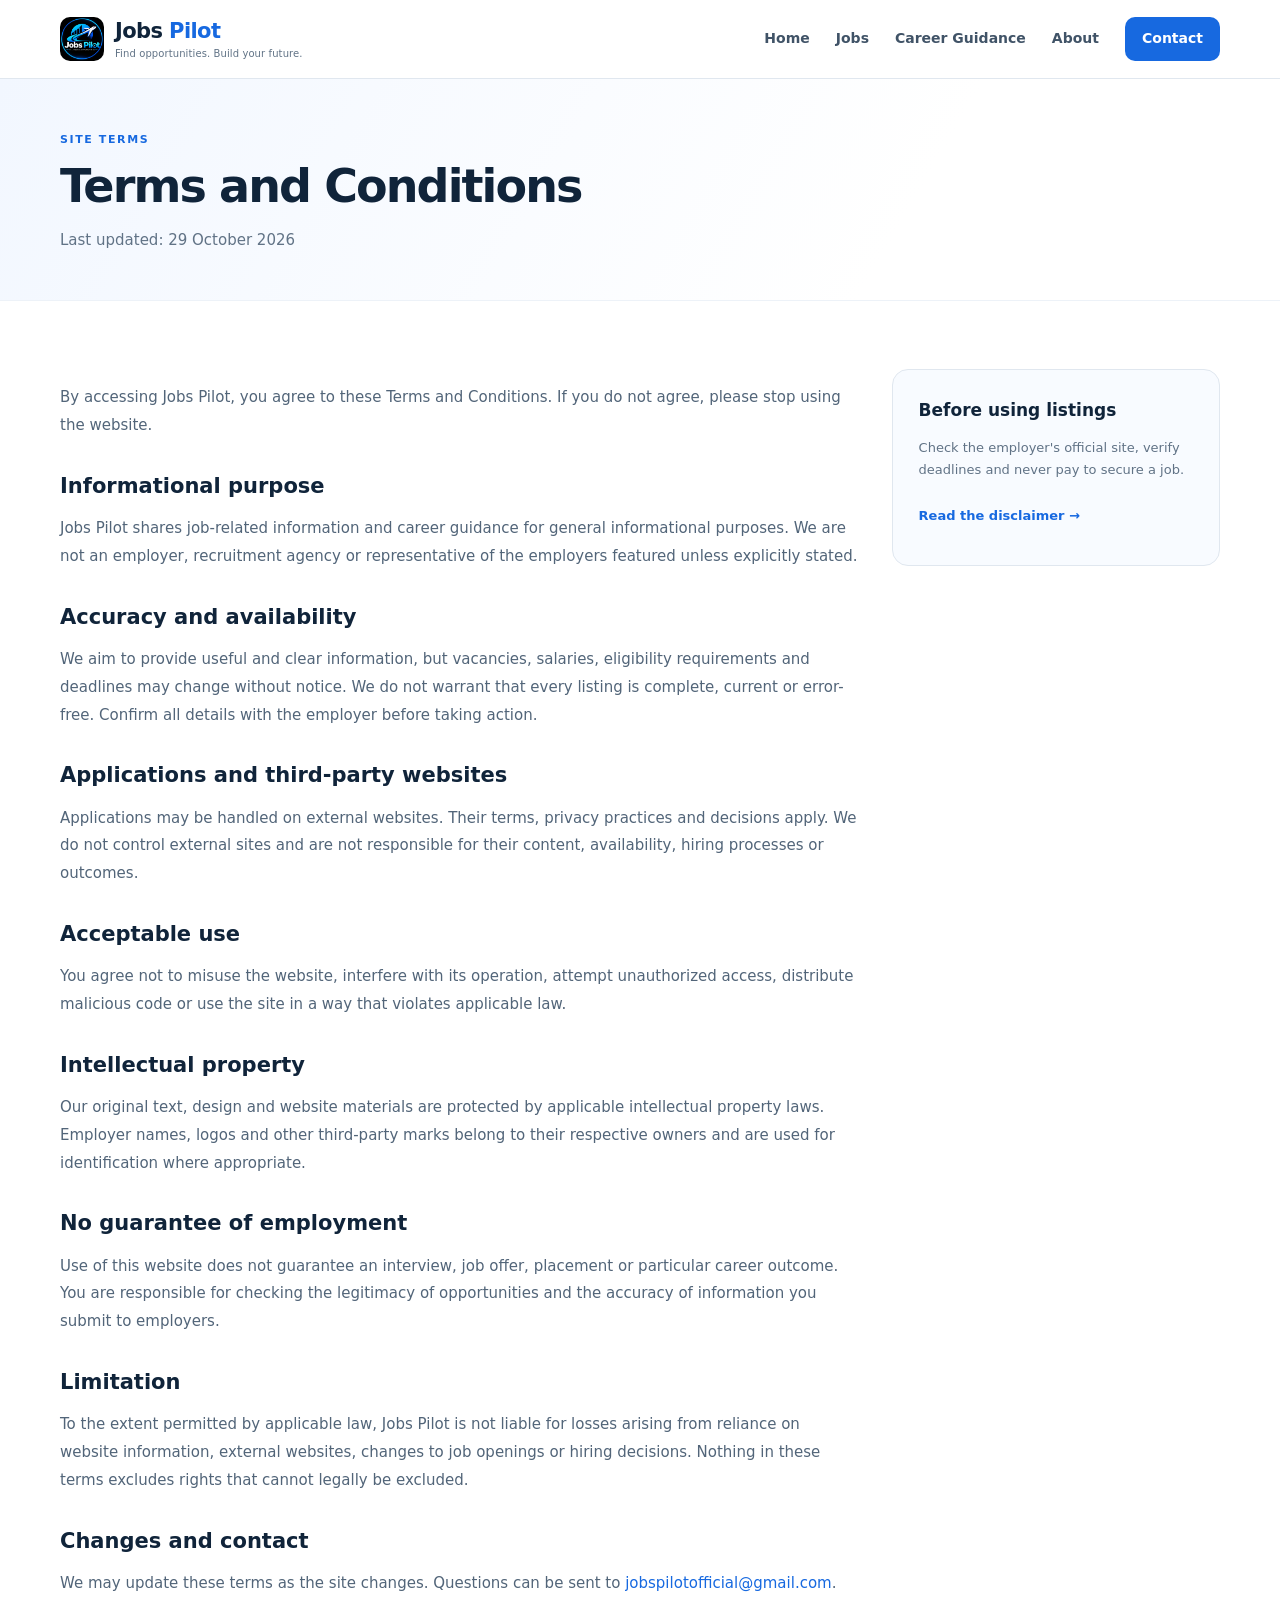
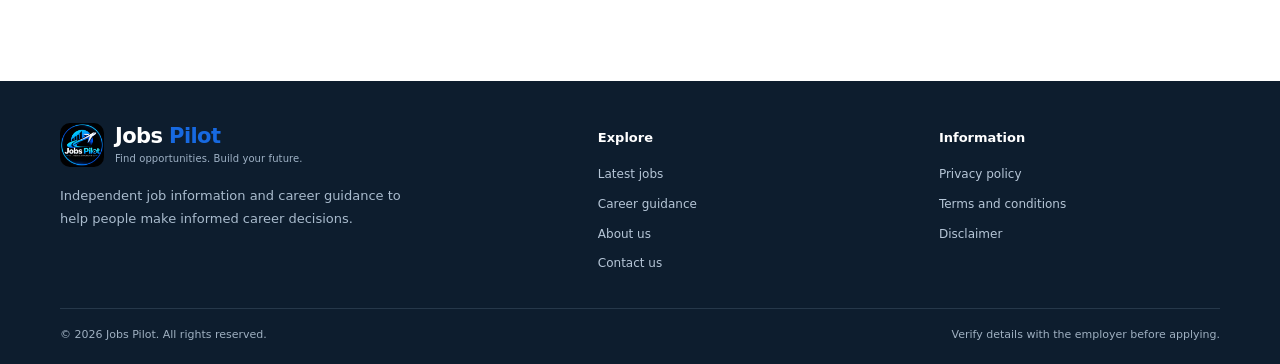
<file: Jobs_Pilot_Website/terms.html>
<!doctype html>
<html lang="en">
  <head>
    <meta charset="utf-8" />
    <meta name="viewport" content="width=device-width, initial-scale=1" />
    <meta
      name="description"
      content="Read the terms governing your use of the Jobs Pilot job-information website."
    />
    <meta name="theme-color" content="#10243a" />
    <title>Terms and Conditions | Jobs Pilot</title>
    <link rel="canonical" href="https://jobs-pilot.vercel.app/terms.html" />
    <link rel="icon" href="./logo.jpeg" />
    <link rel="stylesheet" href="./style.css" />
    <link rel="stylesheet" href="./pages.css" />
    <script src="./jobs.js" defer></script>
    <script src="./script.js" defer></script>
  </head>
  <body>
    <a class="skip-link" href="#main">Skip to content</a>
    <header class="topbar">
      <div class="container header-inner">
        <a class="brand" href="./index.html" aria-label="Jobs Pilot home">
          <img
            class="brand-logo"
            src="./logo.jpeg"
            alt="Jobs Pilot logo"
            onerror="this.style.display = 'none'"
          />
          <span class="brand-name"
            >Jobs <span class="brand-accent">Pilot</span
            ><small>Find opportunities. Build your future.</small></span
          >
        </a>
        <button
          class="nav-toggle"
          type="button"
          aria-expanded="false"
          aria-controls="primary-nav"
        >
          Menu <span aria-hidden="true">☰</span>
        </button>
        <nav
          class="header-navigation"
          id="primary-nav"
          aria-label="Main navigation"
        >
          <a href="./index.html">Home</a><a href="./jobs.html">Jobs</a
          ><a href="./career-guides.html">Career Guidance</a
          ><a href="./about.html">About</a
          ><a class="nav-contact" href="./contact.html">Contact</a>
        </nav>
      </div>
    </header>
    <main id="main">
      <section class="page-hero">
        <div class="container">
          <p class="eyebrow">SITE TERMS</p>
          <h1>Terms and Conditions</h1>
          <p>Last updated: 29 October 2026</p>
        </div>
      </section>
      <section class="section">
        <div class="container prose-layout">
          <article class="prose">
            <p>
              By accessing Jobs Pilot, you agree to these Terms and Conditions.
              If you do not agree, please stop using the website.
            </p>
            <h2>Informational purpose</h2>
            <p>
              Jobs Pilot shares job-related information and career guidance for
              general informational purposes. We are not an employer,
              recruitment agency or representative of the employers featured
              unless explicitly stated.
            </p>
            <h2>Accuracy and availability</h2>
            <p>
              We aim to provide useful and clear information, but vacancies,
              salaries, eligibility requirements and deadlines may change
              without notice. We do not warrant that every listing is complete,
              current or error-free. Confirm all details with the employer
              before taking action.
            </p>
            <h2>Applications and third-party websites</h2>
            <p>
              Applications may be handled on external websites. Their terms,
              privacy practices and decisions apply. We do not control external
              sites and are not responsible for their content, availability,
              hiring processes or outcomes.
            </p>
            <h2>Acceptable use</h2>
            <p>
              You agree not to misuse the website, interfere with its operation,
              attempt unauthorized access, distribute malicious code or use the
              site in a way that violates applicable law.
            </p>
            <h2>Intellectual property</h2>
            <p>
              Our original text, design and website materials are protected by
              applicable intellectual property laws. Employer names, logos and
              other third-party marks belong to their respective owners and are
              used for identification where appropriate.
            </p>
            <h2>No guarantee of employment</h2>
            <p>
              Use of this website does not guarantee an interview, job offer,
              placement or particular career outcome. You are responsible for
              checking the legitimacy of opportunities and the accuracy of
              information you submit to employers.
            </p>
            <h2>Limitation</h2>
            <p>
              To the extent permitted by applicable law, Jobs Pilot is not
              liable for losses arising from reliance on website information,
              external websites, changes to job openings or hiring decisions.
              Nothing in these terms excludes rights that cannot legally be
              excluded.
            </p>
            <h2>Changes and contact</h2>
            <p>
              We may update these terms as the site changes. Questions can be
              sent to
              <a href="mailto:jobspilotofficial@gmail.com"
                >jobspilotofficial@gmail.com</a
              >.
            </p>
          </article>
          <aside class="sidebar-card">
            <h2>Before using listings</h2>
            <p>
              Check the employer's official site, verify deadlines and never pay
              to secure a job.
            </p>
            <a class="sidebar-link" href="./disclaimer.html"
              >Read the disclaimer →</a
            >
          </aside>
        </div>
      </section>
    </main>
    <footer class="site-footer">
      <div class="container footer-main">
        <div class="footer-brand">
          <a class="brand brand-footer" href="./index.html"
            ><img
              class="brand-logo"
              src="./logo.jpeg"
              alt=""
              onerror="this.style.display = 'none'"
            /><span class="brand-name"
              >Jobs <span class="brand-accent">Pilot</span
              ><small>Find opportunities. Build your future.</small></span
            ></a
          >
          <p>
            Independent job information and career guidance to help people make
            informed career decisions.
          </p>
        </div>
        <div class="footer-column">
          <h2>Explore</h2>
          <a href="./jobs.html">Latest jobs</a
          ><a href="./career-guides.html">Career guidance</a
          ><a href="./about.html">About us</a
          ><a href="./contact.html">Contact us</a>
        </div>
        <div class="footer-column">
          <h2>Information</h2>
          <a href="./privacy-policy.html">Privacy policy</a
          ><a href="./terms.html">Terms and conditions</a
          ><a href="./disclaimer.html">Disclaimer</a>
        </div>
      </div>
      <div class="container footer-bottom">
        <span
          >© <span data-current-year>2026</span> Jobs Pilot. All rights
          reserved.</span
        ><span>Verify details with the employer before applying.</span>
      </div>
    </footer>
  </body>
</html>
</file>
<file: Jobs_Pilot_Website/style.css>
/* Jobs Pilot shared design system */
:root {
  --navy: #10243a;
  --navy-2: #183651;
  --blue: #1769e0;
  --blue-dark: #1255b8;
  --accent: #56a6ff;
  --ink: #172b3d;
  --muted: #617386;
  --line: #e0e7ef;
  --soft: #f4f7fb;
  --white: #fff;
  --green: #16835d;
  --radius: 18px;
  --shadow: 0 12px 32px rgba(16, 36, 58, 0.08);
  --container: 1160px;
}
* {
  box-sizing: border-box;
}
html {
  scroll-behavior: smooth;
  scroll-padding-top: 90px;
}
body {
  margin: 0;
  font-family:
    Inter,
    ui-sans-serif,
    system-ui,
    -apple-system,
    BlinkMacSystemFont,
    "Segoe UI",
    sans-serif;
  color: var(--ink);
  background: #fff;
  line-height: 1.65;
  font-size: 16px;
}
img {
  max-width: 100%;
  height: auto;
}
a {
  color: var(--blue);
  text-decoration: none;
}
a:hover {
  text-decoration: underline;
}
button,
input,
select,
textarea {
  font: inherit;
}
button,
a,
input,
select,
textarea {
  -webkit-tap-highlight-color: transparent;
}
button:focus-visible,
a:focus-visible,
input:focus-visible,
select:focus-visible,
textarea:focus-visible {
  outline: 3px solid #7ab5ff;
  outline-offset: 3px;
}
.container {
  width: min(var(--container), calc(100% - 40px));
  margin-inline: auto;
}
.skip-link {
  position: absolute;
  top: -60px;
  left: 16px;
  background: #fff;
  padding: 10px 14px;
  z-index: 100;
  color: var(--navy);
  border-radius: 8px;
}
.skip-link:focus {
  top: 10px;
}
.topbar {
  position: sticky;
  top: 0;
  z-index: 50;
  background: rgba(255, 255, 255, 0.97);
  border-bottom: 1px solid var(--line);
  -webkit-backdrop-filter: blur(12px);
  backdrop-filter: blur(12px);
}
.header-inner {
  min-height: 78px;
  display: flex;
  align-items: center;
  justify-content: space-between;
  gap: 28px;
}
.brand {
  display: flex;
  align-items: center;
  gap: 11px;
  color: var(--navy);
  min-width: 0;
}
.brand:hover {
  text-decoration: none;
}
.brand-logo {
  width: 44px;
  height: 44px;
  object-fit: contain;
  border-radius: 10px;
}
.brand-name {
  font-size: 21px;
  line-height: 1.15;
  font-weight: 800;
  letter-spacing: -0.6px;
  white-space: nowrap;
}
.brand-accent {
  color: var(--blue);
}
.brand-name small {
  display: block;
  margin-top: 5px;
  font-size: 10px;
  letter-spacing: 0.1px;
  font-weight: 500;
  color: var(--muted);
}
.header-navigation {
  display: flex;
  align-items: center;
  gap: 26px;
}
.header-navigation a {
  font-size: 14px;
  font-weight: 650;
  color: #405367;
  white-space: nowrap;
}
.header-navigation a:hover,
.header-navigation a.active {
  color: var(--blue);
  text-decoration: none;
}
.header-navigation .nav-contact {
  background: var(--blue);
  color: #fff;
  padding: 10px 17px;
  border-radius: 10px;
}
.header-navigation .nav-contact:hover {
  background: var(--blue-dark);
  color: #fff;
}
.nav-toggle {
  display: none;
  border: 1px solid var(--line);
  background: #fff;
  color: var(--navy);
  padding: 9px 12px;
  border-radius: 10px;
  font-weight: 700;
}
.hero {
  background: linear-gradient(120deg, #f2f7ff 0%, #fff 58%, #eef5ff 100%);
  padding: 72px 0 76px;
  overflow: hidden;
}
.hero-grid {
  display: grid;
  grid-template-columns: 1.1fr 0.9fr;
  align-items: center;
  gap: 70px;
}
.eyebrow {
  margin: 0 0 12px;
  color: var(--blue);
  font-size: 11px;
  font-weight: 800;
  letter-spacing: 1.6px;
}
.hero h1,
.page-hero h1 {
  font-size: clamp(34px, 4.5vw, 56px);
  line-height: 1.12;
  letter-spacing: -1.9px;
  margin: 0;
  color: var(--navy);
  max-width: 680px;
}
.text-accent {
  color: var(--blue);
}
.hero-description {
  font-size: 17px;
  line-height: 1.8;
  color: var(--muted);
  max-width: 580px;
  margin: 22px 0 25px;
}
.hero-actions {
  display: flex;
  gap: 12px;
  flex-wrap: wrap;
}
.button {
  display: inline-flex;
  align-items: center;
  justify-content: center;
  gap: 9px;
  border-radius: 11px;
  padding: 12px 19px;
  min-height: 46px;
  font-size: 14px;
  font-weight: 750;
  border: 1px solid transparent;
  cursor: pointer;
  transition:
    transform 0.15s ease,
    background 0.15s ease;
}
.button:hover {
  text-decoration: none;
  transform: translateY(-1px);
}
.button-primary {
  background: var(--blue);
  color: #fff;
}
.button-primary:hover {
  background: var(--blue-dark);
  color: #fff;
}
.button-secondary {
  background: #fff;
  border-color: #d7e1ed;
  color: var(--navy);
}
.button-secondary:hover {
  border-color: #9ebde6;
}
.button-light {
  background: #fff;
  color: var(--navy);
}
.button-light:hover {
  background: #edf5ff;
}
.button-full {
  width: 100%;
}
.trust-note {
  display: flex;
  align-items: center;
  gap: 9px;
  font-size: 12px;
  color: #60758a;
  margin-top: 24px;
}
.trust-dot {
  width: 8px;
  height: 8px;
  background: var(--green);
  border-radius: 50%;
  box-shadow: 0 0 0 4px #dff5eb;
}
.hero-panel {
  background: #fff;
  border: 1px solid #e1e9f3;
  padding: 26px;
  border-radius: 20px;
  box-shadow: 0 20px 60px rgba(24, 54, 81, 0.1);
}
.panel-top {
  display: flex;
  gap: 14px;
  align-items: center;
  margin-bottom: 22px;
}
.panel-icon {
  width: 46px;
  height: 46px;
  border-radius: 13px;
  background: #eaf2ff;
  color: var(--blue);
  display: grid;
  place-items: center;
  font-size: 32px;
}
.panel-top strong {
  font-size: 18px;
  color: var(--navy);
}
.panel-top p {
  margin: 3px 0 0;
  font-size: 13px;
  color: var(--muted);
}
.search-form {
  display: grid;
  gap: 8px;
}
.search-form label,
.filter-field label {
  font-size: 12px;
  font-weight: 750;
  color: #344b61;
}
.search-form input,
.filter-field input,
.filter-field select {
  width: 100%;
  height: 46px;
  border: 1px solid #dce4ee;
  border-radius: 10px;
  padding: 0 13px;
  color: var(--ink);
  background: #fff;
  margin-bottom: 7px;
}
.search-form input::placeholder,
.filter-field input::placeholder {
  color: #9aa8b6;
}
.panel-foot {
  border-top: 1px solid var(--line);
  margin-top: 18px;
  padding-top: 15px;
  font-size: 11px;
  color: var(--muted);
}
.panel-foot span {
  color: var(--green);
  font-weight: 900;
  margin-right: 6px;
}
.section {
  padding: 68px 0;
}
.section-tight {
  padding: 50px 0 40px;
}
.section-heading {
  display: flex;
  align-items: end;
  justify-content: space-between;
  gap: 24px;
  margin-bottom: 26px;
}
.section-heading h2 {
  margin: 0;
  color: var(--navy);
  font-size: clamp(25px, 3vw, 34px);
  letter-spacing: -0.8px;
  line-height: 1.25;
}
.section-intro {
  color: var(--muted);
  margin: 8px 0 0;
  font-size: 14px;
}
.text-link {
  font-size: 13px;
  font-weight: 800;
  white-space: nowrap;
}
.category-grid {
  display: grid;
  grid-template-columns: repeat(4, minmax(0, 1fr));
  gap: 15px;
}
.category-card {
  display: flex;
  flex-direction: column;
  gap: 4px;
  padding: 23px 20px;
  border: 1px solid var(--line);
  border-radius: 15px;
  background: #fff;
  transition:
    box-shadow 0.2s,
    transform 0.2s;
}
.category-card:hover {
  box-shadow: var(--shadow);
  transform: translateY(-3px);
  text-decoration: none;
}
.category-icon {
  display: grid;
  place-items: center;
  width: 42px;
  height: 42px;
  border-radius: 12px;
  background: #eaf2ff;
  color: var(--blue);
  font-size: 21px;
  margin-bottom: 9px;
}
.category-card strong {
  font-size: 15px;
  color: var(--navy);
}
.category-card span:last-child {
  font-size: 12px;
  color: var(--muted);
}
.job-grid {
  display: grid;
  grid-template-columns: repeat(3, minmax(0, 1fr));
  gap: 18px;
}
.job-grid-list {
  grid-template-columns: repeat(2, minmax(0, 1fr));
}
.job-card {
  border: 1px solid var(--line);
  border-radius: 16px;
  padding: 21px;
  background: #fff;
  display: flex;
  flex-direction: column;
  min-width: 0;
  transition:
    box-shadow 0.2s,
    border-color 0.2s;
}
.job-card:hover {
  border-color: #c4d8f2;
  box-shadow: var(--shadow);
}
.job-card-top {
  display: flex;
  gap: 12px;
  align-items: flex-start;
}
.company-mark {
  width: 46px;
  height: 46px;
  flex: 0 0 46px;
  border-radius: 12px;
  background: #edf3fb;
  color: var(--navy);
  display: grid;
  place-items: center;
  font-weight: 850;
  font-size: 16px;
}
.job-card h3 {
  font-size: 16px;
  line-height: 1.4;
  margin: 0 0 5px;
  color: var(--navy);
}
.job-company {
  font-size: 12px;
  color: var(--muted);
  margin: 0;
}
.job-meta {
  display: flex;
  flex-wrap: wrap;
  gap: 7px;
  margin: 17px 0 12px;
}
.pill {
  display: inline-flex;
  align-items: center;
  border-radius: 6px;
  background: #f1f5f9;
  color: #465b70;
  padding: 5px 8px;
  font-size: 11px;
  font-weight: 700;
}
.pill-blue {
  background: #eaf2ff;
  color: #175ab8;
}
.job-summary {
  font-size: 13px;
  color: var(--muted);
  margin: 0 0 16px;
  flex: 1;
}
.job-card-bottom {
  display: flex;
  align-items: center;
  justify-content: space-between;
  gap: 12px;
  border-top: 1px solid #edf1f6;
  padding-top: 14px;
  margin-top: auto;
}
.job-salary {
  font-size: 12px;
  color: #31485e;
  font-weight: 750;
}
.job-card-link {
  font-size: 12px;
  font-weight: 800;
  white-space: nowrap;
}
.loading-card,
.empty-state {
  grid-column: 1/-1;
  padding: 28px;
  border: 1px dashed #cbd8e6;
  border-radius: 14px;
  text-align: center;
  color: var(--muted);
  background: #fafcff;
}
.empty-state h3 {
  margin: 0 0 6px;
  color: var(--navy);
}
.empty-state p {
  margin: 0;
  font-size: 14px;
}
.center-action {
  text-align: center;
  margin-top: 28px;
}
.guidance-band {
  background: var(--navy);
  padding: 42px 0;
  color: #fff;
}
.guidance-inner {
  display: flex;
  align-items: center;
  justify-content: space-between;
  gap: 30px;
}
.guidance-inner .eyebrow {
  color: #8fc2ff;
}
.guidance-inner h2 {
  font-size: clamp(23px, 3vw, 32px);
  line-height: 1.25;
  margin: 0 0 9px;
  letter-spacing: -0.6px;
  max-width: 650px;
}
.guidance-inner p:not(.eyebrow) {
  margin: 0;
  color: #c6d4e2;
  font-size: 14px;
  max-width: 670px;
}
.guidance-inner .button {
  flex-shrink: 0;
}
.benefit-grid {
  display: grid;
  grid-template-columns: repeat(3, minmax(0, 1fr));
  gap: 18px;
}
.benefit-card {
  padding: 23px;
  border: 1px solid var(--line);
  border-radius: 15px;
}
.benefit-icon {
  display: inline-grid;
  place-items: center;
  width: 39px;
  height: 39px;
  border-radius: 11px;
  background: #eaf2ff;
  color: var(--blue);
  font-size: 12px;
  font-weight: 850;
}
.benefit-card h3 {
  margin: 15px 0 6px;
  color: var(--navy);
  font-size: 16px;
}
.benefit-card p {
  margin: 0;
  color: var(--muted);
  font-size: 13px;
}
.site-footer {
  background: #0d1d2e;
  color: #d4dfeb;
  padding-top: 42px;
}
.footer-main {
  display: grid;
  grid-template-columns: 1.7fr 1fr 1fr;
  gap: 60px;
  padding-bottom: 34px;
}
.brand-footer {
  color: #fff;
}
.brand-footer .brand-name {
  color: #fff;
}
.brand-footer .brand-name small {
  color: #9fb2c6;
}
.footer-brand > p {
  max-width: 360px;
  color: #a9bbcd;
  font-size: 13px;
  line-height: 1.8;
  margin: 17px 0 0;
}
.footer-column {
  display: flex;
  flex-direction: column;
  align-items: flex-start;
  gap: 10px;
}
.footer-column h2 {
  font-size: 13px;
  color: #fff;
  margin: 4px 0 7px;
}
.footer-column a {
  font-size: 12px;
  color: #b6c6d7;
}
.footer-column a:hover {
  color: #fff;
}
.footer-bottom {
  border-top: 1px solid #26384a;
  padding: 17px 0 20px;
  display: flex;
  justify-content: space-between;
  gap: 15px;
  font-size: 11px;
  color: #9fb0c1;
}
.notice {
  padding: 15px 17px;
  border-radius: 12px;
  font-size: 13px;
  margin-top: 26px;
}
.notice-neutral {
  background: #f3f7fb;
  border: 1px solid #e0e8f0;
  color: #526579;
}
.text-button {
  border: 0;
  background: none;
  color: var(--blue);
  font-size: 12px;
  font-weight: 800;
  cursor: pointer;
}
.filters-panel {
  display: grid;
  grid-template-columns: 1.5fr 1fr 1fr auto;
  align-items: end;
  gap: 13px;
  padding: 20px;
  border: 1px solid var(--line);
  border-radius: 16px;
  background: #fafcff;
}
.filter-field {
  min-width: 0;
}
.filter-field label {
  display: block;
  margin-bottom: 7px;
}
.filter-field input,
.filter-field select {
  margin: 0;
}
.filter-button {
  min-width: 125px;
}
.results-toolbar {
  display: flex;
  align-items: center;
  justify-content: space-between;
  margin: 23px 0 15px;
}
.results-toolbar p {
  margin: 0;
  font-size: 13px;
  color: var(--muted);
}
.detail-layout {
  display: grid;
  grid-template-columns: minmax(0, 1.7fr) minmax(250px, 0.8fr);
  gap: 22px;
  align-items: start;
}
.content-card,
.sidebar-card {
  padding: 26px;
  border: 1px solid var(--line);
  border-radius: 16px;
  background: #fff;
}
.sidebar-card {
  background: #f8fbff;
}
.sidebar-card h2 {
  font-size: 17px;
  color: var(--navy);
  margin: 0 0 12px;
}
.sidebar-card p,
.sidebar-card li {
  font-size: 13px;
  color: var(--muted);
}
.sidebar-card ul {
  padding-left: 19px;
}
.sidebar-card a {
  font-size: 13px;
  font-weight: 750;
}
.detail-heading {
  display: flex;
  gap: 14px;
  align-items: flex-start;
}
.detail-heading h2 {
  margin: 0;
  color: var(--navy);
  font-size: 24px;
  line-height: 1.3;
}
.detail-heading p {
  margin: 5px 0;
  color: var(--muted);
  font-size: 13px;
}
.detail-facts {
  display: grid;
  grid-template-columns: repeat(2, minmax(0, 1fr));
  gap: 12px;
  margin: 24px 0;
}
.detail-fact {
  padding: 13px;
  border-radius: 10px;
  background: #f5f8fc;
}
.detail-fact span {
  display: block;
  font-size: 11px;
  color: var(--muted);
}
.detail-fact strong {
  display: block;
  font-size: 13px;
  margin-top: 4px;
}
.detail-section {
  border-top: 1px solid var(--line);
  padding-top: 18px;
  margin-top: 18px;
}
.detail-section h3 {
  font-size: 16px;
  color: var(--navy);
  margin: 0 0 8px;
}
.detail-section p,
.detail-section li {
  font-size: 14px;
  color: #526579;
}
.detail-section ul {
  padding-left: 20px;
}
.detail-apply {
  margin-top: 20px;
}
.small-note {
  font-size: 12px !important;
  color: var(--muted) !important;
}
@media (max-width: 1000px) {
  .hero-grid {
    gap: 35px;
  }
  .header-navigation {
    gap: 17px;
  }
  .category-grid {
    grid-template-columns: repeat(2, minmax(0, 1fr));
  }
  .job-grid {
    grid-template-columns: repeat(2, minmax(0, 1fr));
  }
  .filters-panel {
    grid-template-columns: repeat(2, minmax(0, 1fr));
  }
  .filter-button {
    width: 100%;
  }
  .footer-main {
    gap: 35px;
  }
}
@media (max-width: 760px) {
  .container {
    width: min(100% - 30px, var(--container));
  }
  .header-inner {
    min-height: 70px;
    gap: 10px;
  }
  .brand-logo {
    width: 39px;
    height: 39px;
  }
  .brand-name {
    font-size: 19px;
  }
  .brand-name small {
    font-size: 9px;
  }
  .nav-toggle {
    display: inline-flex;
    align-items: center;
    gap: 8px;
  }
  .header-navigation {
    display: none;
    position: absolute;
    top: 69px;
    left: 0;
    right: 0;
    padding: 14px 20px 20px;
    background: #fff;
    border-bottom: 1px solid var(--line);
    box-shadow: 0 14px 22px rgba(16, 36, 58, 0.08);
    flex-direction: column;
    align-items: stretch;
    gap: 0;
  }
  .header-navigation.is-open {
    display: flex;
  }
  .header-navigation a {
    padding: 12px 8px;
    border-radius: 8px;
  }
  .header-navigation .nav-contact {
    margin-top: 5px;
    text-align: center;
  }
  .hero {
    padding: 48px 0 50px;
  }
  .hero-grid {
    grid-template-columns: 1fr;
    gap: 34px;
  }
  .hero h1 {
    font-size: clamp(34px, 9vw, 47px);
  }
  .hero-description {
    font-size: 15px;
    margin: 16px 0 21px;
  }
  .hero-panel {
    padding: 21px;
  }
  .section {
    padding: 48px 0;
  }
  .section-tight {
    padding: 40px 0 25px;
  }
  .section-heading {
    align-items: flex-start;
    flex-direction: column;
    gap: 12px;
    margin-bottom: 20px;
  }
  .category-grid {
    gap: 11px;
  }
  .category-card {
    padding: 17px 14px;
  }
  .job-grid,
  .job-grid-list {
    grid-template-columns: 1fr;
  }
  .benefit-grid {
    grid-template-columns: 1fr;
  }
  .guidance-inner {
    align-items: flex-start;
    flex-direction: column;
  }
  .guidance-band {
    padding: 34px 0;
  }
  .footer-main {
    grid-template-columns: 1fr 1fr;
    gap: 28px 20px;
  }
  .footer-brand {
    grid-column: 1/-1;
  }
  .footer-bottom {
    flex-direction: column;
    gap: 6px;
  }
  .detail-layout {
    grid-template-columns: 1fr;
  }
  .filters-panel {
    grid-template-columns: 1fr;
  }
  .filter-button {
    margin-top: 3px;
  }
  .detail-facts {
    grid-template-columns: 1fr 1fr;
  }
}
@media (max-width: 380px) {
  .container {
    width: calc(100% - 24px);
  }
  .brand {
    gap: 7px;
  }
  .brand-logo {
    width: 34px;
    height: 34px;
  }
  .brand-name {
    font-size: 17px;
  }
  .brand-name small {
    font-size: 8px;
  }
  .nav-toggle {
    font-size: 12px;
    padding: 8px;
  }
  .hero-actions .button {
    width: 100%;
  }
  .category-grid {
    grid-template-columns: 1fr 1fr;
  }
  .category-card {
    padding: 14px 11px;
  }
  .category-card strong {
    font-size: 13px;
  }
  .category-card span:last-child {
    font-size: 11px;
  }
  .hero-panel {
    padding: 16px;
  }
  .footer-main {
    grid-template-columns: 1fr;
  }
  .footer-brand {
    grid-column: auto;
  }
}
@media (prefers-reduced-motion: reduce) {
  html {
    scroll-behavior: auto;
  }
  *,
  *::before,
  *::after {
    transition: none !important;
    animation: none !important;
  }
}
</file>
<file: Jobs_Pilot_Website/pages.css>
/* Shared styles for inner pages */
.page-hero{background:linear-gradient(120deg,#f2f7ff,#fff 70%);padding:52px 0 48px;border-bottom:1px solid #edf2f8}.page-hero h1{font-size:clamp(30px,4vw,46px);max-width:850px}.page-hero p:not(.eyebrow){max-width:760px;color:var(--muted);margin:15px 0 0;font-size:15px}.prose-layout{display:grid;grid-template-columns:minmax(0,1.7fr) minmax(230px,.7fr);gap:34px;align-items:start}.prose{max-width:800px}.prose h2{font-size:21px;line-height:1.35;color:var(--navy);margin:32px 0 9px}.prose h2:first-child{margin-top:0}.prose p,.prose li{font-size:15px;color:#526579;line-height:1.85}.prose ul{padding-left:23px}.prose li{padding-left:4px;margin:5px 0}.sidebar-link{display:block;padding:12px 0;border-top:1px solid #e1e9f2;font-size:13px!important}.sidebar-link:first-of-type{border-top:0}.guide-grid{display:grid;grid-template-columns:repeat(2,minmax(0,1fr));gap:18px}.guide-card{border:1px solid var(--line);border-radius:16px;padding:24px;background:#fff}.guide-number{font-size:10px;letter-spacing:1.5px;font-weight:850;color:var(--blue)}.guide-card h2{font-size:20px;line-height:1.35;color:var(--navy);margin:9px 0}.guide-card p,.guide-card li{font-size:13px;color:var(--muted);line-height:1.75}.guide-card h3{font-size:13px;margin:18px 0 6px;color:var(--navy)}.guide-card ul{padding-left:19px;margin:6px 0 0}.contact-layout{display:grid;grid-template-columns:repeat(2,minmax(0,1fr));gap:20px;max-width:920px}.contact-card{padding:28px;border:1px solid var(--line);border-radius:17px}.contact-icon{width:44px;height:44px;display:grid;place-items:center;border-radius:12px;background:#eaf2ff;color:var(--blue);font-size:22px}.contact-card h2{color:var(--navy);font-size:20px;margin:16px 0 8px}.contact-card p{font-size:14px;color:var(--muted)}.contact-email{font-size:15px;font-weight:800;overflow-wrap:anywhere}.contact-card .small-note{margin-top:18px}.contact-card .text-link{display:inline-block;margin-top:8px}
@media(max-width:760px){.page-hero{padding:40px 0}.prose-layout{grid-template-columns:1fr;gap:22px}.guide-grid,.contact-layout{grid-template-columns:1fr}.guide-card,.contact-card{padding:21px}.prose h2{font-size:19px;margin-top:26px}}
</file>
